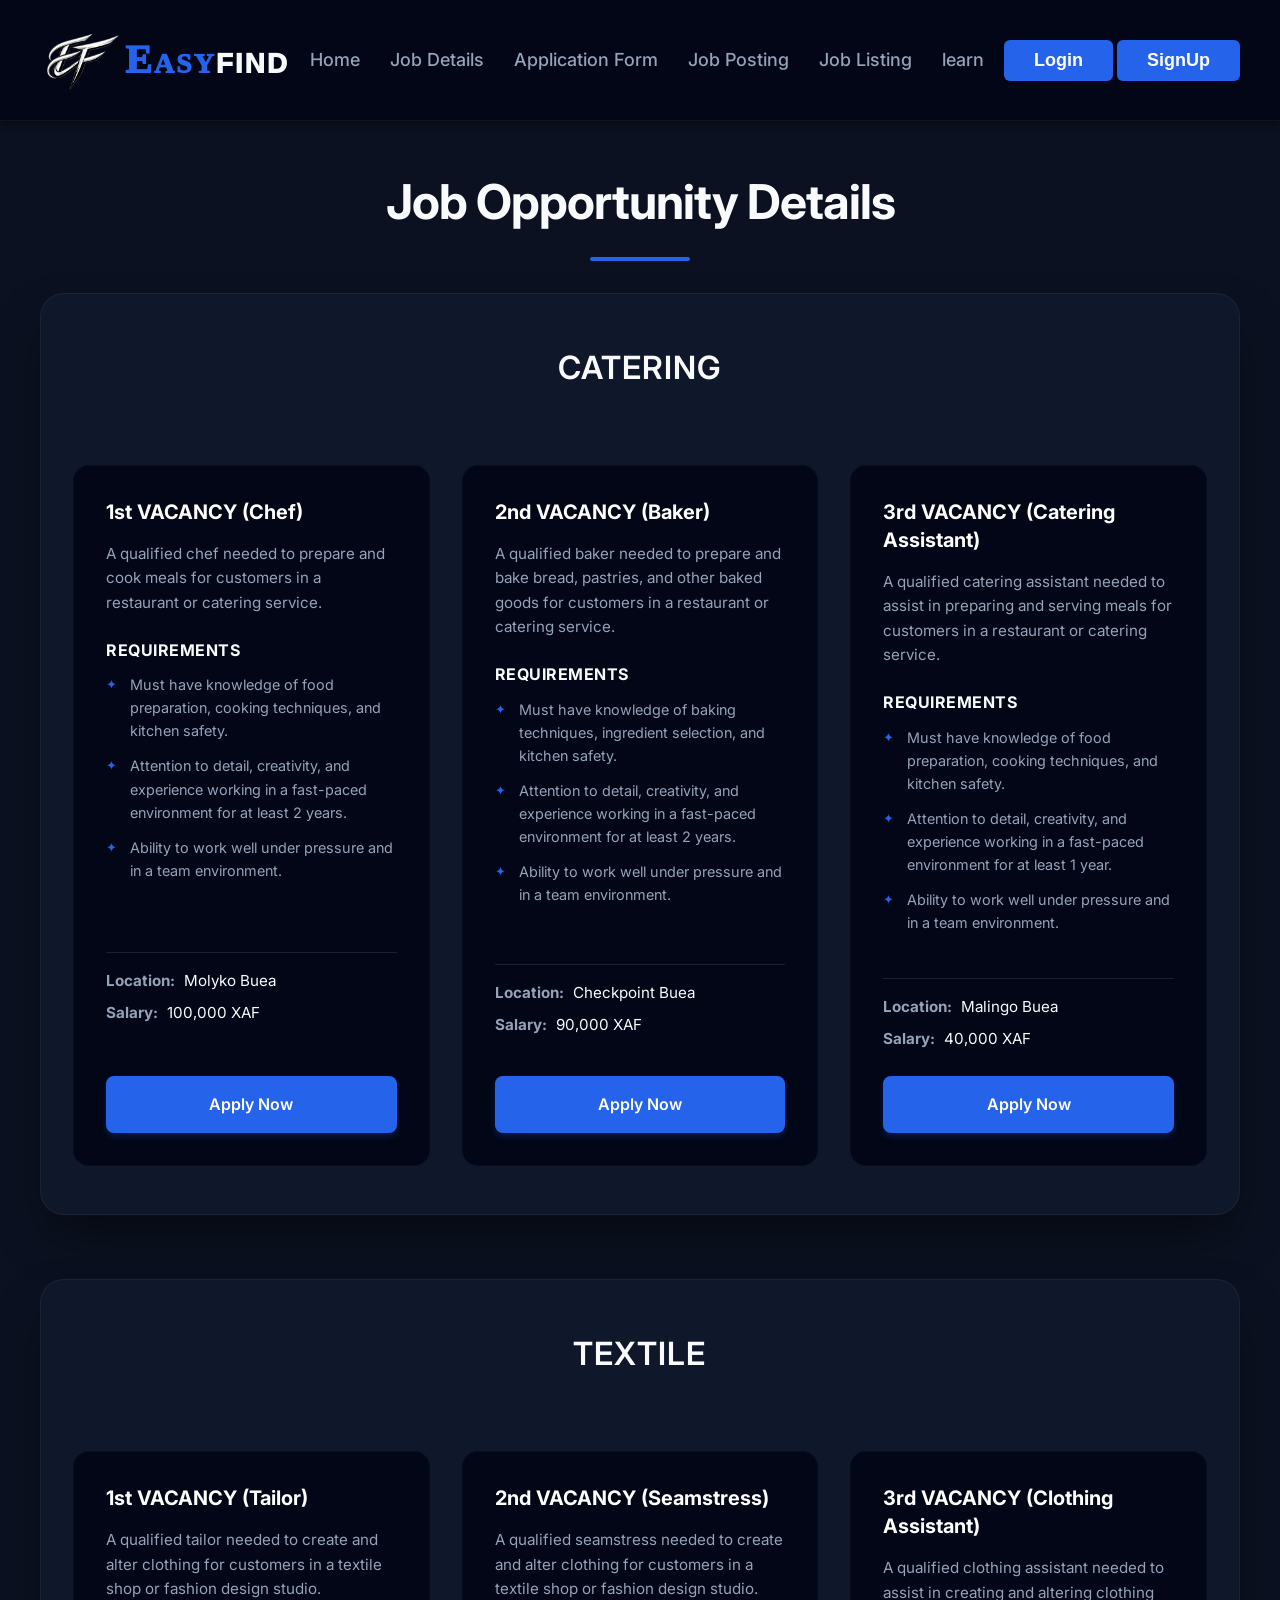
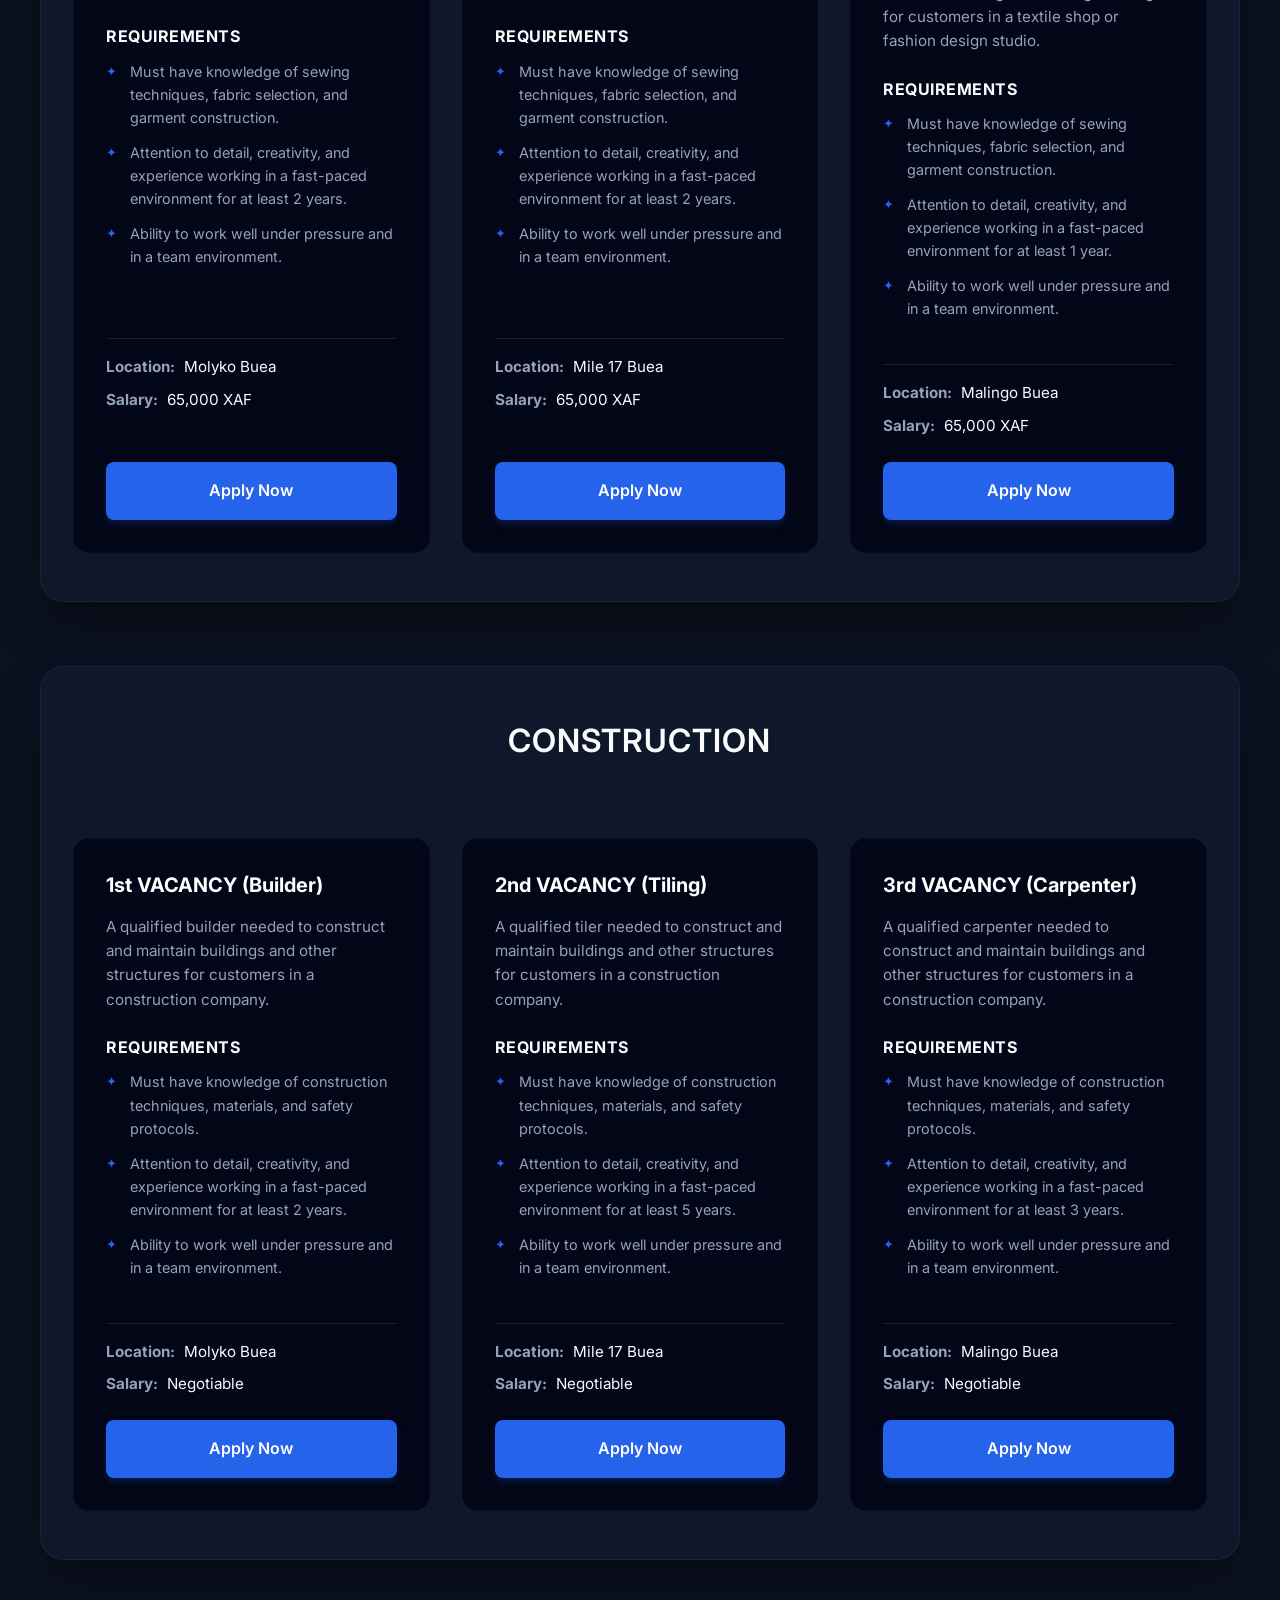
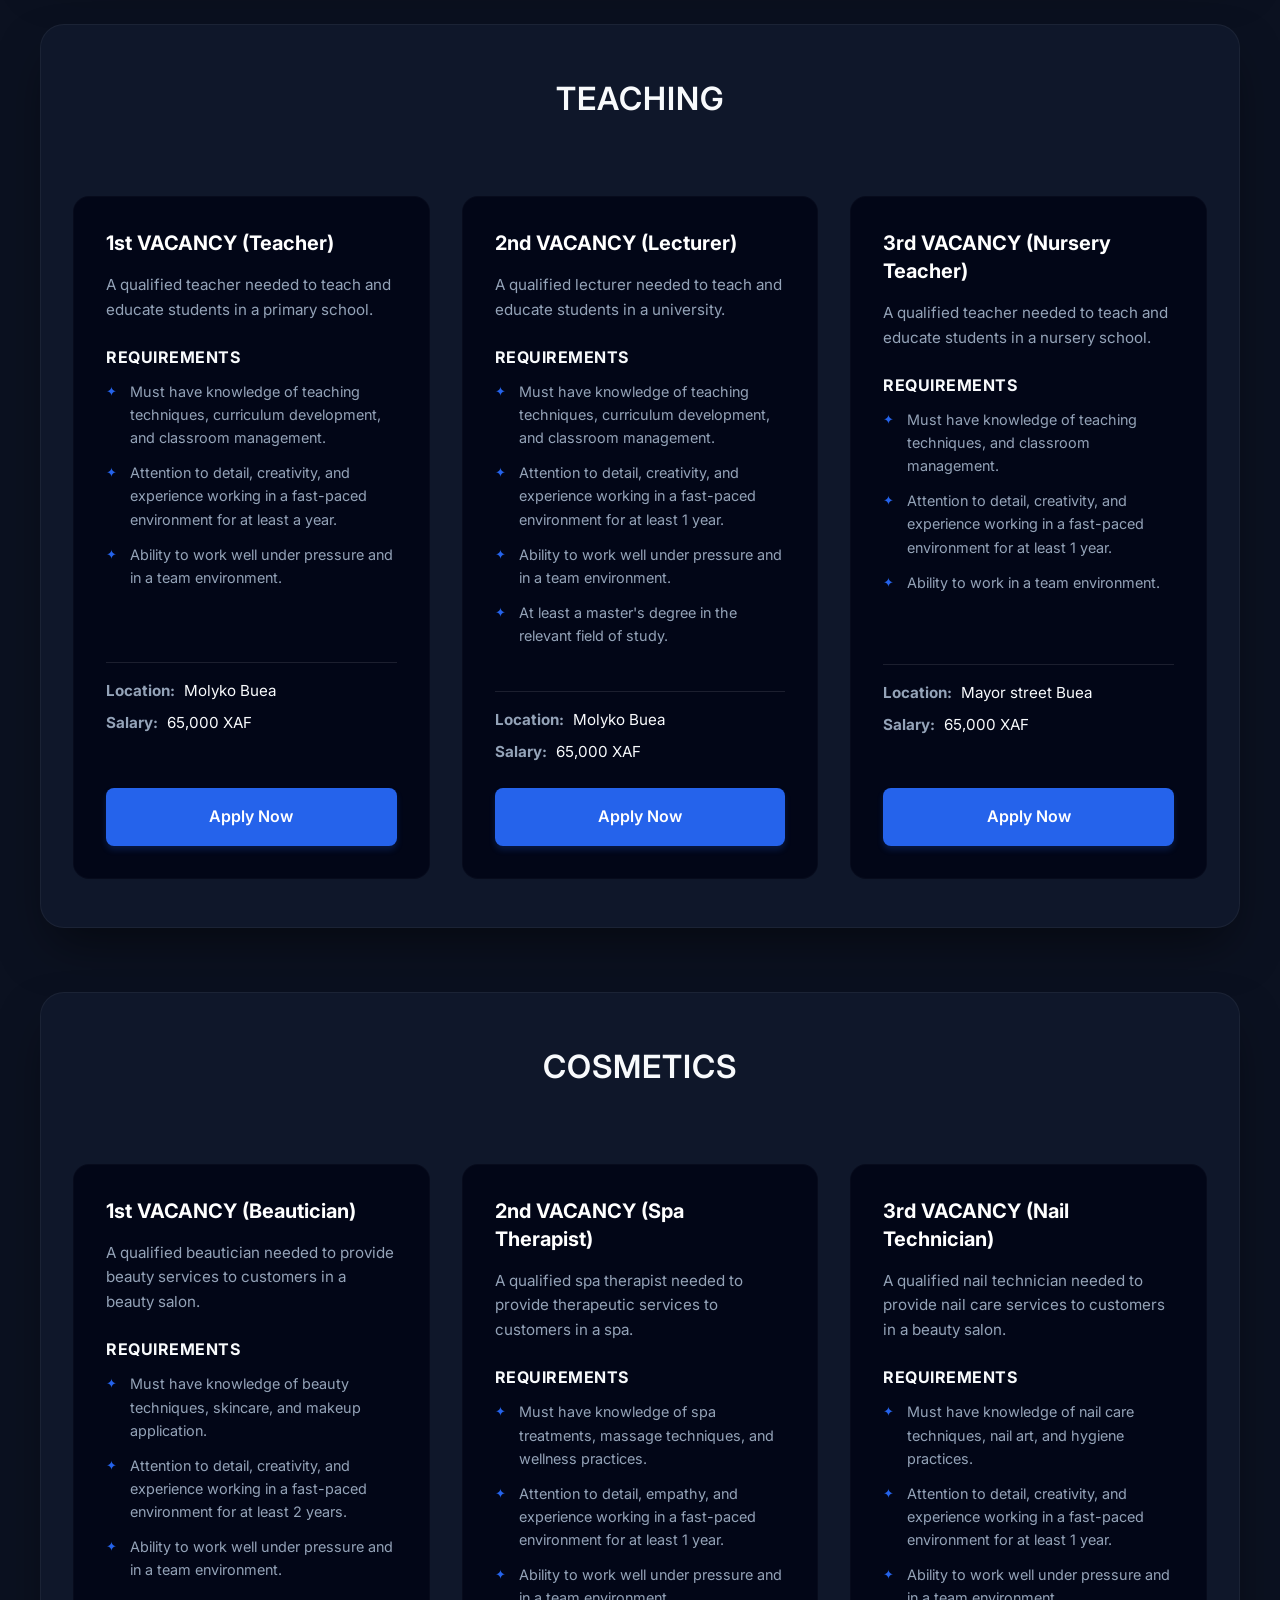
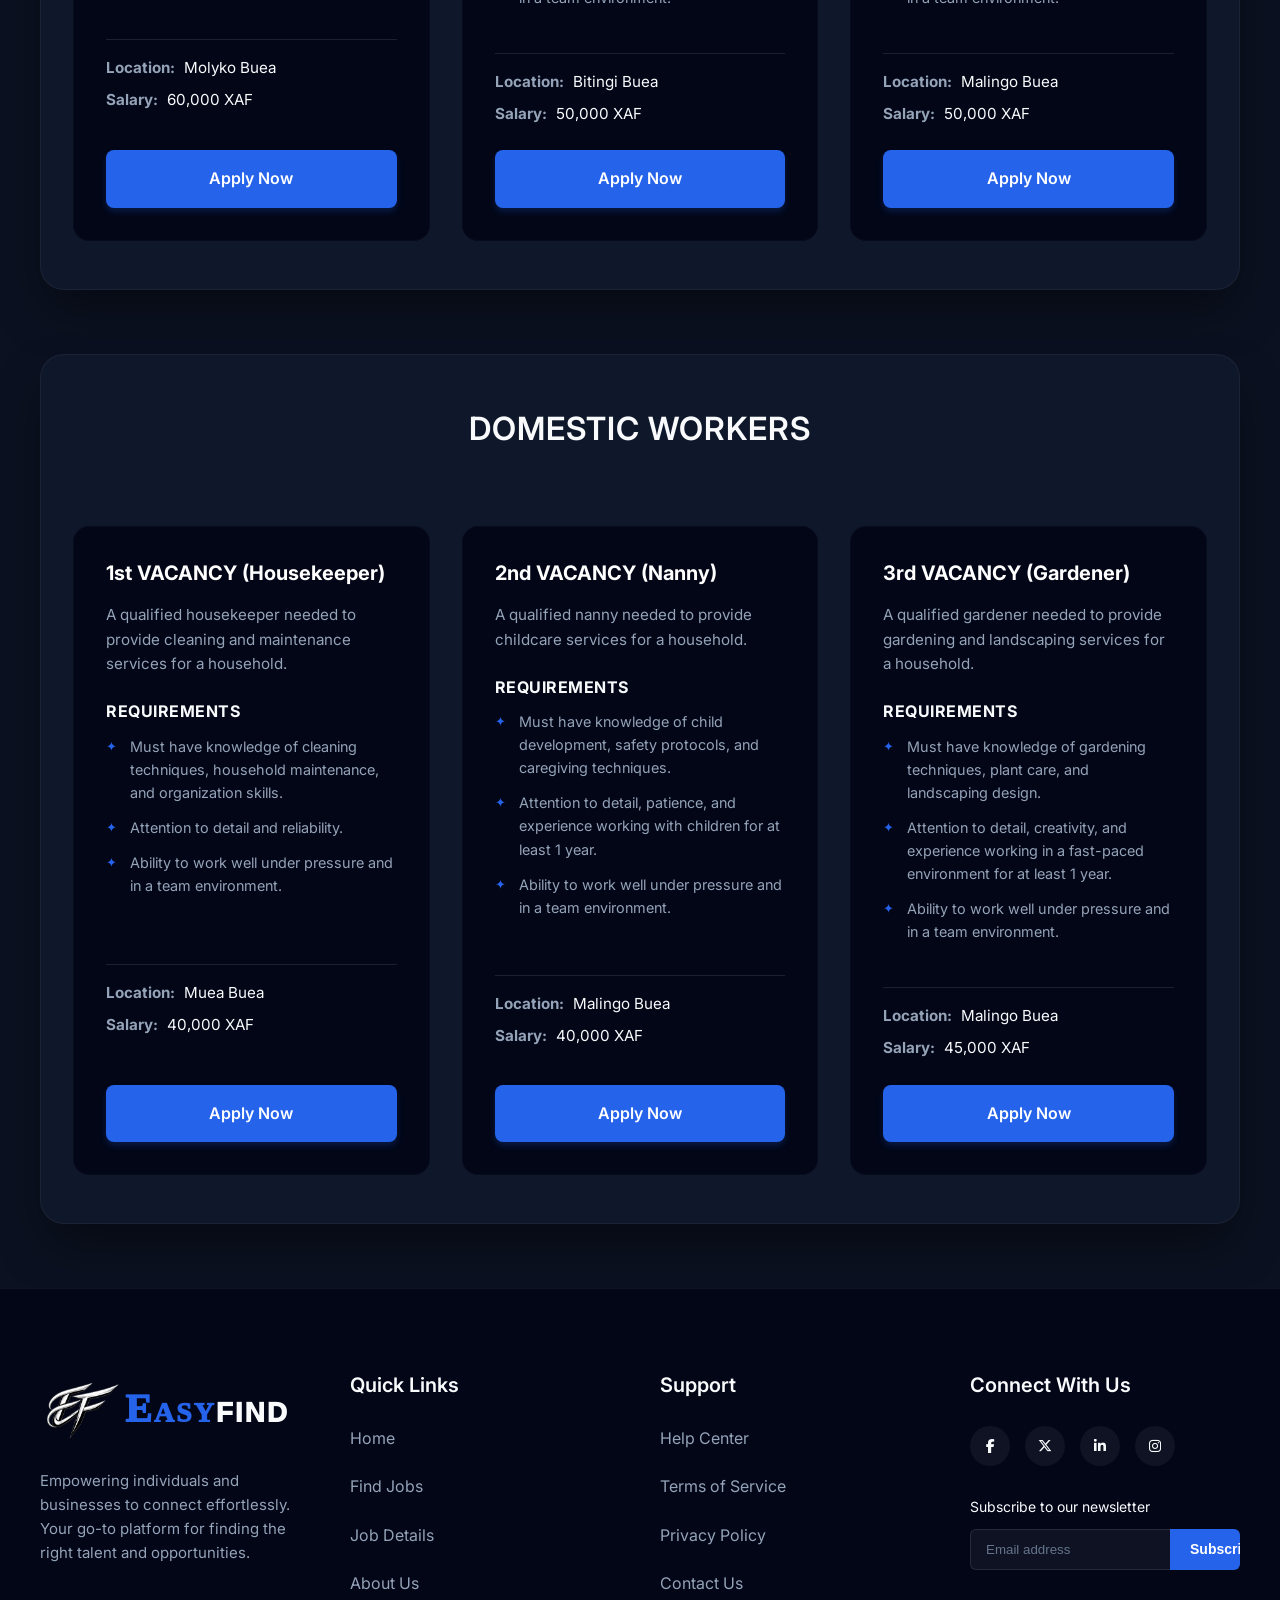
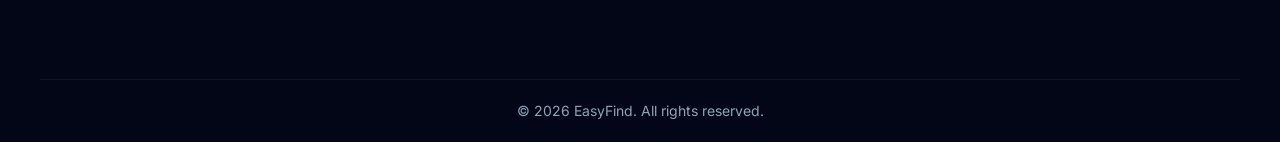
<file: job-deatails.html>
<!DOCTYPE html>
<html lang="en">
<head>
    <meta charset="UTF-8">
    <meta name="viewport" content="width=device-width, initial-scale=1.0">
    <title>Job Description | EASYFIND</title>
    <link rel="stylesheet" href="job-details.css">
    <link rel="stylesheet" href="https://cdnjs.cloudflare.com/ajax/libs/font-awesome/6.5.1/css/all.min.css">
</head>
<body>
    <header class="header">
        <div class="logo-container">
            <img src="images/logo.png" alt="Logo" class="logo-img">
            <h1 class="logo-text"><span class="slogan">EASY</span>FIND</h1>
        </div>
        
        <div class="hamburger-btn">
            <span class="bar"></span>
            <span class="bar"></span>
            <span class="bar"></span>
        </div>
        <nav class="main-nav">
            <ul>
                <li><a href="index.html">Home</a></li>
                <li><a href="job-deatails.html">Job Details</a></li>
                <li><a href="#">Application Form</a></li>
                <li><a href="jobposting.html">Job Posting</a></li>
                <li><a href="joblists.html">Job Listing</a></li>
                <li><a href="#">learn</a></li>
            </ul>
        </nav>
        <div class="header-actions">
            <button class="btn btn-signup">Login</button>
            <button class="btn btn-signup">SignUp</button>
        </div> 
    </header>

    <h1 class="main-head">Job Opportunity Details</h1>

    <!--------------- This is the section for the first job (Catering) -------------->
    <section class="job1">
        <h2>CATERING</h2>
        <div class="vacancy">
            <h3>1st VACANCY (Chef)</h3>
            <p>A qualified chef needed to prepare and cook meals for customers in a restaurant or catering service.</p>
            <h3>Requirements</h3>
            <ul>
                <li>Must have knowledge of food preparation, cooking techniques, and kitchen safety.</li>
                <li>Attention to detail, creativity, and experience working in a fast-paced environment for at least 2 years.</li>
                <li>Ability to work well under pressure and in a team environment.</li>
            </ul>
            <div class="job-meta">
                <h4><strong>Location:</strong> Molyko Buea</h4>
                <h4><strong>Salary:</strong> 100,000 XAF</h4>
            </div>
            <a href="apply.html" class="btn-apply-now">Apply Now</a>
        </div>
        <div class="vacancy">
            <h3>2nd VACANCY (Baker)</h3>
            <p>A qualified baker needed to prepare and bake bread, pastries, and other baked goods for customers in a restaurant or catering service.</p>
            <h3>Requirements</h3>
            <ul>
                <li>Must have knowledge of baking techniques, ingredient selection, and kitchen safety.</li>
                <li>Attention to detail, creativity, and experience working in a fast-paced environment for at least 2 years.</li>
                <li>Ability to work well under pressure and in a team environment.</li>
            </ul>
            <div class="job-meta">
                <h4><strong>Location:</strong> Checkpoint Buea</h4>
                <h4><strong>Salary:</strong> 90,000 XAF</h4>
            </div>
            <a href="apply.html" class="btn-apply-now">Apply Now</a>
        </div>
        <div class="vacancy">
            <h3>3rd VACANCY (Catering Assistant)</h3>
            <p>A qualified catering assistant needed to assist in preparing and serving meals for customers in a restaurant or catering service.</p>
            <h3>Requirements</h3>
            <ul>
                <li>Must have knowledge of food preparation, cooking techniques, and kitchen safety.</li>
                <li>Attention to detail, creativity, and experience working in a fast-paced environment for at least 1 year.</li>
                <li>Ability to work well under pressure and in a team environment.</li>
            </ul>
            <div class="job-meta">
                <h4><strong>Location:</strong> Malingo Buea</h4>
                <h4><strong>Salary:</strong> 40,000 XAF</h4>
            </div>
            <a href="apply.html" class="btn-apply-now">Apply Now</a>
        </div>
    </section>

    <!--------------- This is the section for the second job (Textile) ---------->
    <section class="job2">
        <h2>TEXTILE</h2>
        <div class="vacancy">
            <h3>1st VACANCY (Tailor)</h3>
            <p>A qualified tailor needed to create and alter clothing for customers in a textile shop or fashion design studio.</p>
            <h3>Requirements</h3>
            <ul>
                <li>Must have knowledge of sewing techniques, fabric selection, and garment construction.</li>
                <li>Attention to detail, creativity, and experience working in a fast-paced environment for at least 2 years.</li>
                <li>Ability to work well under pressure and in a team environment.</li>
            </ul>
            <div class="job-meta">
                <h4><strong>Location:</strong> Molyko Buea</h4>
                <h4><strong>Salary:</strong> 65,000 XAF</h4>
            </div>
            <a href="apply.html" class="btn-apply-now">Apply Now</a>
        </div>
        <div class="vacancy">
            <h3>2nd VACANCY (Seamstress)</h3>
            <p>A qualified seamstress needed to create and alter clothing for customers in a textile shop or fashion design studio.</p>
            <h3>Requirements</h3>
            <ul>
                <li>Must have knowledge of sewing techniques, fabric selection, and garment construction.</li>
                <li>Attention to detail, creativity, and experience working in a fast-paced environment for at least 2 years.</li>
                <li>Ability to work well under pressure and in a team environment.</li>
            </ul>
            <div class="job-meta">
                <h4><strong>Location:</strong> Mile 17 Buea</h4>
                <h4><strong>Salary:</strong> 65,000 XAF</h4>
            </div>
            <a href="apply.html" class="btn-apply-now">Apply Now</a>
        </div>
        <div class="vacancy">
            <h3>3rd VACANCY (Clothing Assistant)</h3>
            <p>A qualified clothing assistant needed to assist in creating and altering clothing for customers in a textile shop or fashion design studio.</p>
            <h3>Requirements</h3>
            <ul>
                <li>Must have knowledge of sewing techniques, fabric selection, and garment construction.</li>
                <li>Attention to detail, creativity, and experience working in a fast-paced environment for at least 1 year.</li>
                <li>Ability to work well under pressure and in a team environment.</li>
            </ul>
            <div class="job-meta">
                <h4><strong>Location:</strong> Malingo Buea</h4>
                <h4><strong>Salary:</strong> 65,000 XAF</h4>
            </div>
            <a href="apply.html" class="btn-apply-now">Apply Now</a>
        </div>
    </section>

    <!---------- This is the section for the third job (Construction) ----------->
    <section class="job3">
        <h2>CONSTRUCTION</h2>
        <div class="vacancy">
            <h3>1st VACANCY (Builder)</h3>
            <p>A qualified builder needed to construct and maintain buildings and other structures for customers in a construction company.</p>
            <h3>Requirements</h3>
            <ul>
                <li>Must have knowledge of construction techniques, materials, and safety protocols.</li>
                <li>Attention to detail, creativity, and experience working in a fast-paced environment for at least 2 years.</li>
                <li>Ability to work well under pressure and in a team environment.</li>
            </ul>
            <div class="job-meta">
                <h4><strong>Location:</strong> Molyko Buea</h4>
                <h4><strong>Salary:</strong> Negotiable</h4>
            </div>
            <a href="apply.html" class="btn-apply-now">Apply Now</a>
        </div>
        <div class="vacancy">
            <h3>2nd VACANCY (Tiling)</h3>
            <p>A qualified tiler needed to construct and maintain buildings and other structures for customers in a construction company.</p>
            <h3>Requirements</h3>
            <ul>
                <li>Must have knowledge of construction techniques, materials, and safety protocols.</li>
                <li>Attention to detail, creativity, and experience working in a fast-paced environment for at least 5 years.</li>
                <li>Ability to work well under pressure and in a team environment.</li>
            </ul>
            <div class="job-meta">
                <h4><strong>Location:</strong> Mile 17 Buea</h4>
                <h4><strong>Salary:</strong> Negotiable</h4>
            </div>
            <a href="apply.html" class="btn-apply-now">Apply Now</a>
        </div>
        <div class="vacancy">
            <h3>3rd VACANCY (Carpenter)</h3>
            <p>A qualified carpenter needed to construct and maintain buildings and other structures for customers in a construction company.</p>
            <h3>Requirements</h3>
            <ul>
                <li>Must have knowledge of construction techniques, materials, and safety protocols.</li>
                <li>Attention to detail, creativity, and experience working in a fast-paced environment for at least 3 years.</li>
                <li>Ability to work well under pressure and in a team environment.</li>
            </ul>
            <div class="job-meta">
                <h4><strong>Location:</strong> Malingo Buea</h4>
                <h4><strong>Salary:</strong> Negotiable</h4>
            </div>
            <a href="apply.html" class="btn-apply-now">Apply Now</a>
        </div>
    </section>

    <!--------- This is the section for the fourth job (Teaching) ----------->
    <section class="job4">
        <h2>TEACHING</h2>
        <div class="vacancy">
            <h3>1st VACANCY (Teacher)</h3>
            <p>A qualified teacher needed to teach and educate students in a primary school.</p>
            <h3>Requirements</h3>
            <ul>
                <li>Must have knowledge of teaching techniques, curriculum development, and classroom management.</li>
                <li>Attention to detail, creativity, and experience working in a fast-paced environment for at least a year.</li>
                <li>Ability to work well under pressure and in a team environment.</li>
            </ul>
            <div class="job-meta">
                <h4><strong>Location:</strong> Molyko Buea</h4>
                <h4><strong>Salary:</strong> 65,000 XAF</h4>
            </div>
            <a href="apply.html" class="btn-apply-now">Apply Now</a>
        </div>
        <div class="vacancy">
            <h3>2nd VACANCY (Lecturer)</h3>
            <p>A qualified lecturer needed to teach and educate students in a university.</p>
            <h3>Requirements</h3>
            <ul>
                <li>Must have knowledge of teaching techniques, curriculum development, and classroom management.</li>
                <li>Attention to detail, creativity, and experience working in a fast-paced environment for at least 1 year.</li>
                <li>Ability to work well under pressure and in a team environment.</li>
                <li>At least a master's degree in the relevant field of study.</li>
            </ul>
            <div class="job-meta">
                <h4><strong>Location:</strong> Molyko Buea</h4>
                <h4><strong>Salary:</strong> 65,000 XAF</h4>
            </div>
            <a href="apply.html" class="btn-apply-now">Apply Now</a>
        </div>
        <div class="vacancy">
            <h3>3rd VACANCY (Nursery Teacher)</h3>
            <p>A qualified teacher needed to teach and educate students in a nursery school.</p>
            <h3>Requirements</h3>
            <ul>
                <li>Must have knowledge of teaching techniques, and classroom management.</li>
                <li>Attention to detail, creativity, and experience working in a fast-paced environment for at least 1 year.</li>
                <li>Ability to work in a team environment.</li>
            </ul>
            <div class="job-meta">
                <h4><strong>Location:</strong> Mayor street Buea</h4>
                <h4><strong>Salary:</strong> 65,000 XAF</h4>
            </div>
            <a href="apply.html" class="btn-apply-now">Apply Now</a>
        </div>
    </section>

    <!------------ This is the section for the fifth job (Cosmetics) --------->
    <section class="job5">
        <h2>COSMETICS</h2>
        <div class="vacancy">
            <h3>1st VACANCY (Beautician)</h3>
            <p>A qualified beautician needed to provide beauty services to customers in a beauty salon.</p>
            <h3>Requirements</h3>
            <ul>
                <li>Must have knowledge of beauty techniques, skincare, and makeup application.</li>
                <li>Attention to detail, creativity, and experience working in a fast-paced environment for at least 2 years.</li>
                <li>Ability to work well under pressure and in a team environment.</li>
            </ul>
            <div class="job-meta">
                <h4><strong>Location:</strong> Molyko Buea</h4>
                <h4><strong>Salary:</strong> 60,000 XAF</h4>
            </div>
            <a href="apply.html" class="btn-apply-now">Apply Now</a>
        </div>
        <div class="vacancy">
            <h3>2nd VACANCY (Spa Therapist)</h3>
            <p>A qualified spa therapist needed to provide therapeutic services to customers in a spa.</p>
            <h3>Requirements</h3>
            <ul>
                <li>Must have knowledge of spa treatments, massage techniques, and wellness practices.</li>
                <li>Attention to detail, empathy, and experience working in a fast-paced environment for at least 1 year.</li>
                <li>Ability to work well under pressure and in a team environment.</li>
            </ul>
            <div class="job-meta">
                <h4><strong>Location:</strong> Bitingi Buea</h4>
                <h4><strong>Salary:</strong> 50,000 XAF</h4>
            </div>
            <a href="apply.html" class="btn-apply-now">Apply Now</a>
        </div>
        <div class="vacancy">
            <h3>3rd VACANCY (Nail Technician)</h3>
            <p>A qualified nail technician needed to provide nail care services to customers in a beauty salon.</p>
            <h3>Requirements</h3>
            <ul>
                <li>Must have knowledge of nail care techniques, nail art, and hygiene practices.</li>
                <li>Attention to detail, creativity, and experience working in a fast-paced environment for at least 1 year.</li>
                <li>Ability to work well under pressure and in a team environment.</li>
            </ul>
            <div class="job-meta">
                <h4><strong>Location:</strong> Malingo Buea</h4>
                <h4><strong>Salary:</strong> 50,000 XAF</h4>
            </div>
            <a href="apply.html" class="btn-apply-now">Apply Now</a>
        </div>
    </section>

    <!------------ This is the section for the sixth job (Domestic Workers) ------------->
    <section class="job6">
        <h2>DOMESTIC WORKERS</h2>
        <div class="vacancy">
            <h3>1st VACANCY (Housekeeper)</h3>
            <p>A qualified housekeeper needed to provide cleaning and maintenance services for a household.</p>
            <h3>Requirements</h3>
            <ul>
                <li>Must have knowledge of cleaning techniques, household maintenance, and organization skills.</li>
                <li>Attention to detail and reliability.</li>
                <li>Ability to work well under pressure and in a team environment.</li>
            </ul>
            <div class="job-meta">
                <h4><strong>Location:</strong> Muea Buea</h4>
                <h4><strong>Salary:</strong> 40,000 XAF</h4>
            </div>
            <a href="apply.html" class="btn-apply-now">Apply Now</a>
        </div>
        <div class="vacancy">
            <h3>2nd VACANCY (Nanny)</h3>
            <p>A qualified nanny needed to provide childcare services for a household.</p>
            <h3>Requirements</h3>
            <ul>
                <li>Must have knowledge of child development, safety protocols, and caregiving techniques.</li>
                <li>Attention to detail, patience, and experience working with children for at least 1 year.</li>
                <li>Ability to work well under pressure and in a team environment.</li>
            </ul>
            <div class="job-meta">
                <h4><strong>Location:</strong> Malingo Buea</h4>
                <h4><strong>Salary:</strong> 40,000 XAF</h4>
            </div>
            <a href="apply.html" class="btn-apply-now">Apply Now</a>
        </div>
        <div class="vacancy">
            <h3>3rd VACANCY (Gardener)</h3>
            <p>A qualified gardener needed to provide gardening and landscaping services for a household.</p>
            <h3>Requirements</h3>
            <ul>
                <li>Must have knowledge of gardening techniques, plant care, and landscaping design.</li>
                <li>Attention to detail, creativity, and experience working in a fast-paced environment for at least 1 year.</li>
                <li>Ability to work well under pressure and in a team environment.</li>
            </ul>
            <div class="job-meta">
                <h4><strong>Location:</strong> Malingo Buea</h4>
                <h4><strong>Salary:</strong> 45,000 XAF</h4>
            </div>
            <a href="apply.html" class="btn-apply-now">Apply Now</a>
        </div>
    </section>

    <!-- Professional Footer -->
    <footer class="footer">
        <div class="footer-container">
            <!-- Column 1: Company Branding and Description -->
            <div class="footer-col">
                <div class="logo-container">
                    <img src="images/logo.png" alt="Logo" class="logo-img">
                    <h2 class="logo-text"><span class="slogan">EASY</span>FIND</h2>
                </div>
                <p class="footer-desc">Empowering individuals and businesses to connect effortlessly. Your go-to platform for finding the right talent and opportunities.</p>
            </div>
            
            <!-- Column 2: Quick Navigation Links -->
            <div class="footer-col">
                <h3 class="footer-heading">Quick Links</h3>
                <ul class="footer-links">
                    <li><a href="index.html">Home</a></li>
                    <li><a href="joblists.html">Find Jobs</a></li>
                    <li><a href="job-deatails.html">Job Details</a></li>
                    <li><a href="#">About Us</a></li>
                </ul>
            </div>
            
            <!-- Column 3: Support & Policies -->
            <div class="footer-col">
                <h3 class="footer-heading">Support</h3>
                <ul class="footer-links">
                    <li><a href="#">Help Center</a></li>
                    <li><a href="#">Terms of Service</a></li>
                    <li><a href="#">Privacy Policy</a></li>
                    <li><a href="#">Contact Us</a></li>
                </ul>
            </div>
            
            <!-- Column 4: Social Media & Newsletter Subscription -->
            <div class="footer-col">
                <h3 class="footer-heading">Connect With Us</h3>
                <!-- Social Media Icons -->
                <div class="social-links">
                    <a href="#" class="social-icon"><i class="fa-brands fa-facebook-f"></i></a>
                    <a href="#" class="social-icon"><i class="fa-brands fa-x-twitter"></i></a>
                    <a href="#" class="social-icon"><i class="fa-brands fa-linkedin-in"></i></a>
                    <a href="#" class="social-icon"><i class="fa-brands fa-instagram"></i></a>
                </div>
                
                <!-- Newsletter Form -->
                <p class="newsletter-text">Subscribe to our newsletter</p>
                <div class="newsletter-form">
                    <input type="email" placeholder="Email address" class="newsletter-input">
                    <button class="btn btn-newsletter">Subscribe</button>
                </div>
            </div>
        </div>
        
        <!-- Bottom Section: Copyright Notice -->
        <div class="footer-bottom">
            <p>&copy; 2026 EasyFind. All rights reserved.</p>
        </div>
    </footer>
    
    <script src="script.js"></script>
</body>
</html>
</file>
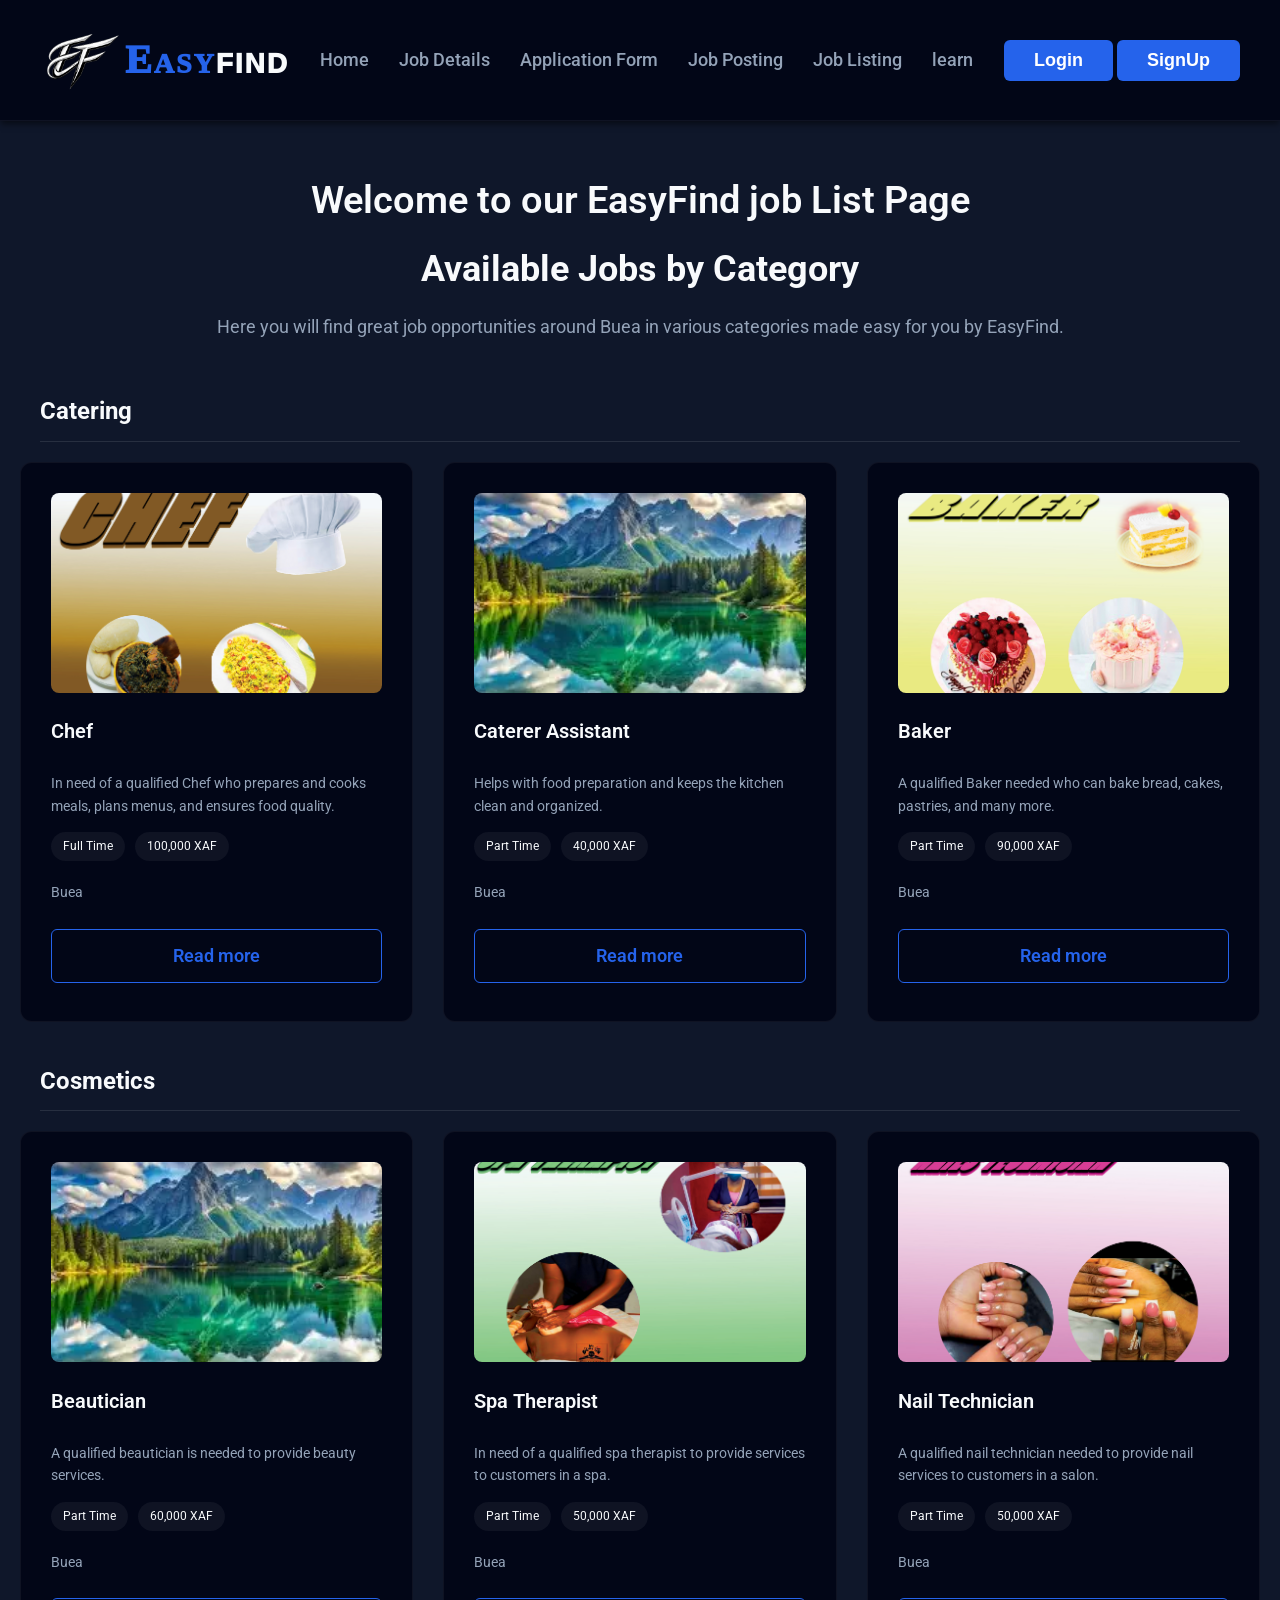
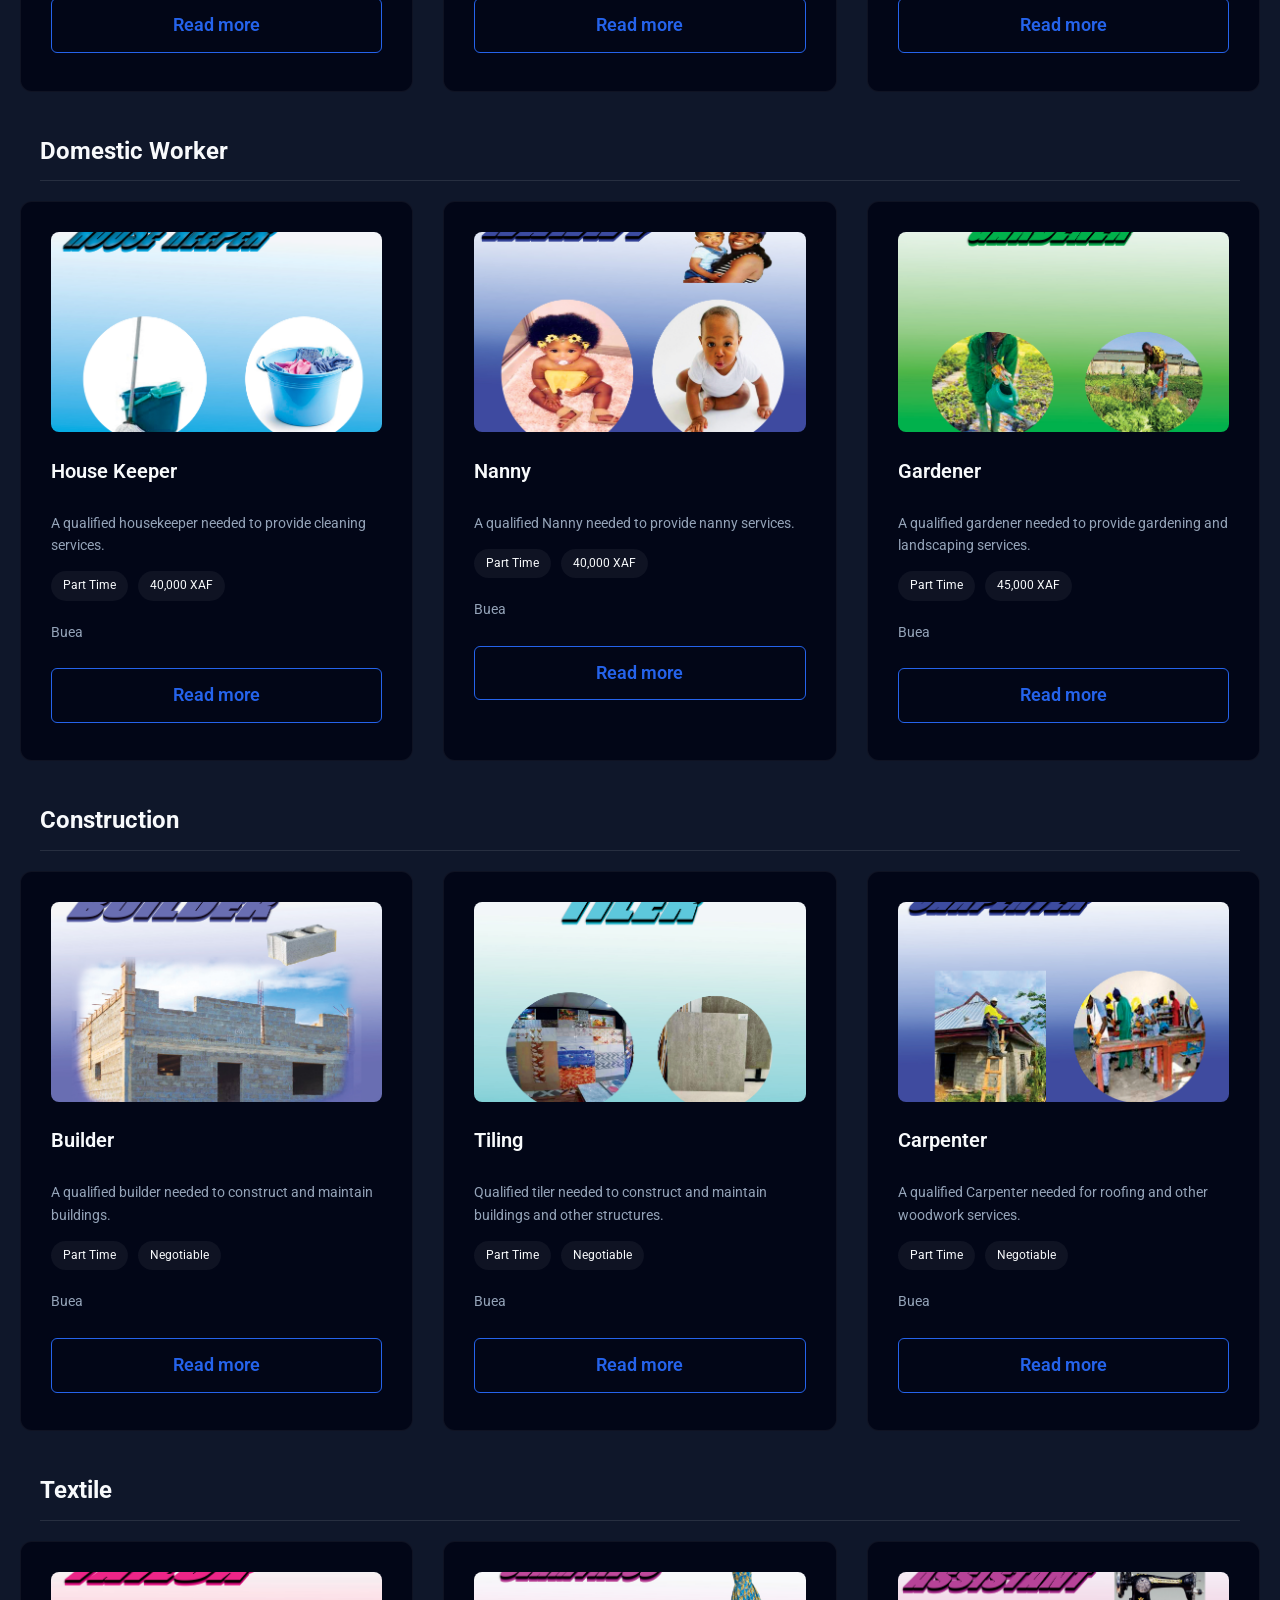
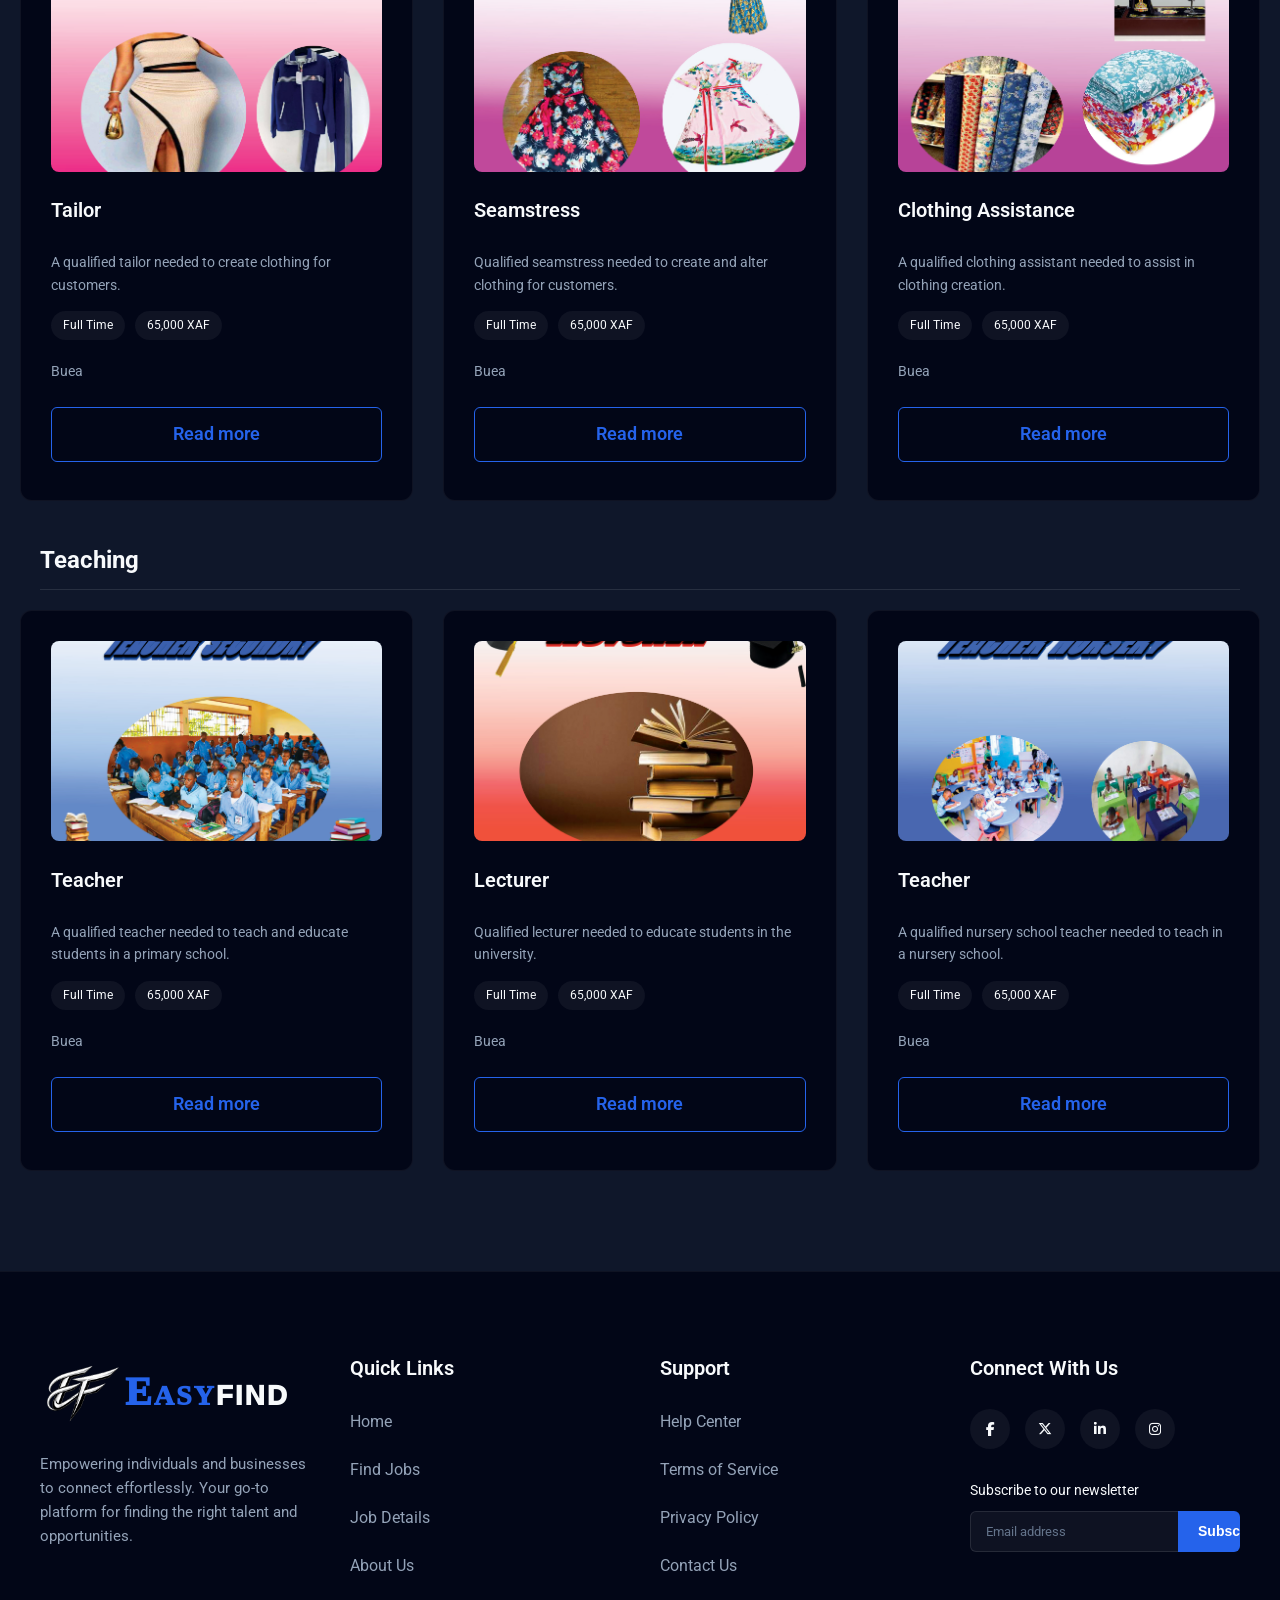
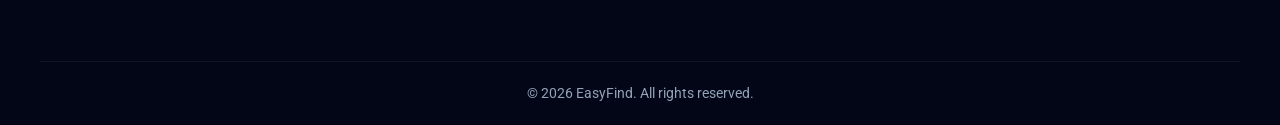
<file: joblists.html>
<!DOCTYPE html>
<html lang="en">
<head>
    <meta charset="UTF-8">
    <meta name="viewport" content="width=device-width, initial-scale=1.0">
    <title>Job Listings | EASYFIND</title>
    <!-- Re-added joblists.css to utilize native color palette variables for specific elements -->
    <link rel="stylesheet" href="style.css">
    <link rel="stylesheet" href="joblists.css">
    <link href="https://fonts.googleapis.com/css2?family=Playfair+Display:wght@400;600&family=Roboto:wght@400;500;700;900&display=swap" rel="stylesheet">
    <link rel="stylesheet" href="https://cdnjs.cloudflare.com/ajax/libs/font-awesome/6.5.1/css/all.min.css">
</head>
<body>
    <!-- Header navigation containing logo, links, and signup/login buttons -->
    <header class="header">
        <div class="logo-container">
            <!-- Updated the logo image path to match index.html for consistency -->
            <img src="images/logo.png" alt="Logo" class="logo-img">
            <h1 class="logo-text"><span class="slogan">EASY</span>FIND</h1>
        </div>
        
        <!-- Hamburger Menu Button -->
        <div class="hamburger-btn">
            <span class="bar"></span>
            <span class="bar"></span>
            <span class="bar"></span>
        </div>
        
        <nav class="main-nav">
            <ul>
                <li><a href="index.html">Home</a></li>
                <li><a href="job-deatails.html">Job Details</a></li>
                <li><a href="#">Application Form</a></li>
                <li><a href="jobposting.html">Job Posting</a></li>
                <li><a href="joblists.html">Job Listing</a></li>
                <li><a href="#">learn</a></li>
            </ul>
        </nav>
        <div class="header-actions">
            <button class="btn btn-signup">Login</button>
            <button class="btn btn-signup">SignUp</button>
        </div>
    </header>

    <!-- Switched from a custom business-section block to the standardized featured-jobs-section layout from style.css -->
    <!-- Applied joblists-page-bg class to differ body color from the navbar -->
    <section class="featured-jobs-section joblists-page-bg">
        
        <!-- Standardized Section Header -->
        <div class="section-header">
            <h2 class="business-title">Welcome to our EasyFind job List Page</h2>
            <h2 class="section-title">Available Jobs by Category</h2>
            <p class="section-subtitle">Here you will find great job opportunities around Buea in various categories made easy for you by EasyFind.</p>
        </div>

        <!-- CATEGORY: CATERING -->
        <div class="category-container">
            <!-- Added category headings to neatly separate job grids -->
            <h3 class="category-heading">Catering</h3>
        </div>
        
        <!-- Utilizing the uniform jobs-grid and job-card classes -->
        <div class="jobs-grid">
            <div class="job-card">
                <img src="./images/chef.jpg" alt="Chef Image" class="job-img">
                <div class="job-card-header">
                    <div>
                        <h3 class="job-title">Chef</h3>
                    </div>
                </div>
                <p class="job-desc">In need of a qualified Chef who prepares and cooks meals, plans menus, and ensures food quality.</p>
                <div class="job-tags">
                    <span class="job-tag">Full Time</span>
                    <span class="job-tag">100,000 XAF</span>
                </div>
                <p class="job-location">Buea</p>
                <a href="job-deatails.html" class="btn btn-apply">Read more</a>
            </div>

            <div class="job-card">
                <img src="./images/OIP (12).webp" alt="Caterer Assistant Image" class="job-img">
                <div class="job-card-header">
                    <div>
                        <h3 class="job-title">Caterer Assistant</h3>
                    </div>
                </div>
                <p class="job-desc">Helps with food preparation and keeps the kitchen clean and organized.</p>
                <div class="job-tags">
                    <span class="job-tag">Part Time</span>
                    <span class="job-tag">40,000 XAF</span>
                </div>
                <p class="job-location">Buea</p>
                <a href="job-deatails.html" class="btn btn-apply">Read more</a>
            </div>

            <div class="job-card">
                <img src="./images/Baker.jpg" alt="Baker Image" class="job-img">
                <div class="job-card-header">
                    <div>
                        <h3 class="job-title">Baker</h3>
                    </div>
                </div>
                <p class="job-desc">A qualified Baker needed who can bake bread, cakes, pastries, and many more.</p>
                <div class="job-tags">
                    <span class="job-tag">Part Time</span>
                    <span class="job-tag">90,000 XAF</span>
                </div>
                <p class="job-location">Buea</p>
                <a href="job-deatails.html" class="btn btn-apply">Read more</a>
            </div>
        </div>

        <!-- CATEGORY: COSMETICS -->
        <div class="category-container">
            <h3 class="category-heading">Cosmetics</h3>
        </div>
        
        <div class="jobs-grid">
            <div class="job-card">
                <img src="./images/OIP (12).webp" alt="Beautician Image" class="job-img">
                <div class="job-card-header">
                    <div>
                        <h3 class="job-title">Beautician</h3>
                    </div>
                </div>
                <p class="job-desc">A qualified beautician is needed to provide beauty services.</p>
                <div class="job-tags">
                    <span class="job-tag">Part Time</span>
                    <span class="job-tag">60,000 XAF</span>
                </div>
                <p class="job-location">Buea</p>
                <a href="job-deatails.html" class="btn btn-apply">Read more</a>
            </div>

            <div class="job-card">
                <img src="./images/spa thera.jpg" alt="Spa Therapist Image" class="job-img">
                <div class="job-card-header">
                    <div>
                        <h3 class="job-title">Spa Therapist</h3>
                    </div>
                </div>
                <p class="job-desc">In need of a qualified spa therapist to provide services to customers in a spa.</p>
                <div class="job-tags">
                    <span class="job-tag">Part Time</span>
                    <span class="job-tag">50,000 XAF</span>
                </div>
                <p class="job-location">Buea</p>
                <a href="job-deatails.html" class="btn btn-apply">Read more</a>
            </div>

            <div class="job-card">
                <img src="./images/Nail tech.jpg" alt="Nail Technician Image" class="job-img">
                <div class="job-card-header">
                    <div>
                        <h3 class="job-title">Nail Technician</h3>
                    </div>
                </div>
                <p class="job-desc">A qualified nail technician needed to provide nail services to customers in a salon.</p>
                <div class="job-tags">
                    <span class="job-tag">Part Time</span>
                    <span class="job-tag">50,000 XAF</span>
                </div>
                <p class="job-location">Buea</p>
                <a href="job-deatails.html" class="btn btn-apply">Read more</a>
            </div>
        </div>

        <!-- CATEGORY: DOMESTIC WORKER -->
        <div class="category-container">
            <h3 class="category-heading">Domestic Worker</h3>
        </div>
        
        <div class="jobs-grid">
            <div class="job-card">
                <img src="./images/CLEANING.jpg" alt="House Keeper Image" class="job-img">
                <div class="job-card-header">
                    <div>
                        <h3 class="job-title">House Keeper</h3>
                    </div>
                </div>
                <p class="job-desc">A qualified housekeeper needed to provide cleaning services.</p>
                <div class="job-tags">
                    <span class="job-tag">Part Time</span>
                    <span class="job-tag">40,000 XAF</span>
                </div>
                <p class="job-location">Buea</p>
                <a href="job-deatails.html" class="btn btn-apply">Read more</a>
            </div>

            <div class="job-card">
                <img src="./images/nanny.jpg" alt="Nanny Image" class="job-img">
                <div class="job-card-header">
                    <div>
                        <h3 class="job-title">Nanny</h3>
                    </div>
                </div>
                <p class="job-desc">A qualified Nanny needed to provide nanny services.</p>
                <div class="job-tags">
                    <span class="job-tag">Part Time</span>
                    <span class="job-tag">40,000 XAF</span>
                </div>
                <p class="job-location">Buea</p>
                <a href="job-deatails.html" class="btn btn-apply">Read more</a>
            </div>

            <div class="job-card">
                <img src="./images/gardener.jpg" alt="Gardener Image" class="job-img">
                <div class="job-card-header">
                    <div>
                        <h3 class="job-title">Gardener</h3>
                    </div>
                </div>
                <p class="job-desc">A qualified gardener needed to provide gardening and landscaping services.</p>
                <div class="job-tags">
                    <span class="job-tag">Part Time</span>
                    <span class="job-tag">45,000 XAF</span>
                </div>
                <p class="job-location">Buea</p>
                <a href="job-deatails.html" class="btn btn-apply">Read more</a>
            </div>
        </div>

        <!-- CATEGORY: CONSTRUCTION -->
        <div class="category-container">
            <h3 class="category-heading">Construction</h3>
        </div>
        
        <div class="jobs-grid">
            <div class="job-card">
                <img src="./images/builder.jpg" alt="Builder Image" class="job-img">
                <div class="job-card-header">
                    <div>
                        <h3 class="job-title">Builder</h3>
                    </div>
                </div>
                <p class="job-desc">A qualified builder needed to construct and maintain buildings.</p>
                <div class="job-tags">
                    <span class="job-tag">Part Time</span>
                    <span class="job-tag">Negotiable</span>
                </div>
                <p class="job-location">Buea</p>
                <a href="job-deatails.html" class="btn btn-apply">Read more</a>
            </div>

            <div class="job-card">
                <img src="./images/Tiler.jpg" alt="Tiling Image" class="job-img">
                <div class="job-card-header">
                    <div>
                        <h3 class="job-title">Tiling</h3>
                    </div>
                </div>
                <p class="job-desc">Qualified tiler needed to construct and maintain buildings and other structures.</p>
                <div class="job-tags">
                    <span class="job-tag">Part Time</span>
                    <span class="job-tag">Negotiable</span>
                </div>
                <p class="job-location">Buea</p>
                <a href="job-deatails.html" class="btn btn-apply">Read more</a>
            </div>

            <div class="job-card">
                <img src="./images/carpenter.jpg" alt="Carpenter Image" class="job-img">
                <div class="job-card-header">
                    <div>
                        <h3 class="job-title">Carpenter</h3>
                    </div>
                </div>
                <p class="job-desc">A qualified Carpenter needed for roofing and other woodwork services.</p>
                <div class="job-tags">
                    <span class="job-tag">Part Time</span>
                    <span class="job-tag">Negotiable</span>
                </div>
                <p class="job-location">Buea</p>
                <a href="job-deatails.html" class="btn btn-apply">Read more</a>
            </div>
        </div>

        <!-- CATEGORY: TEXTILE -->
        <div class="category-container">
            <h3 class="category-heading">Textile</h3>
        </div>
        
        <div class="jobs-grid">
            <div class="job-card">
                <img src="./images/tailor.jpg" alt="Tailor Image" class="job-img">
                <div class="job-card-header">
                    <div>
                        <h3 class="job-title">Tailor</h3>
                    </div>
                </div>
                <p class="job-desc">A qualified tailor needed to create clothing for customers.</p>
                <div class="job-tags">
                    <span class="job-tag">Full Time</span>
                    <span class="job-tag">65,000 XAF</span>
                </div>
                <p class="job-location">Buea</p>
                <a href="job-deatails.html" class="btn btn-apply">Read more</a>
            </div>

            <div class="job-card">
                <img src="./images/seamtress.jpg" alt="Seamstress Image" class="job-img">
                <div class="job-card-header">
                    <div>
                        <h3 class="job-title">Seamstress</h3>
                    </div>
                </div>
                <p class="job-desc">Qualified seamstress needed to create and alter clothing for customers.</p>
                <div class="job-tags">
                    <span class="job-tag">Full Time</span>
                    <span class="job-tag">65,000 XAF</span>
                </div>
                <p class="job-location">Buea</p>
                <a href="job-deatails.html" class="btn btn-apply">Read more</a>
            </div>

            <div class="job-card">
                <img src="./images/Assistant.jpg" alt="Clothing Assistant Image" class="job-img">
                <div class="job-card-header">
                    <div>
                        <h3 class="job-title">Clothing Assistance</h3>
                    </div>
                </div>
                <p class="job-desc">A qualified clothing assistant needed to assist in clothing creation.</p>
                <div class="job-tags">
                    <span class="job-tag">Full Time</span>
                    <span class="job-tag">65,000 XAF</span>
                </div>
                <p class="job-location">Buea</p>
                <a href="job-deatails.html" class="btn btn-apply">Read more</a>
            </div>
        </div>

        <!-- CATEGORY: TEACHING -->
        <div class="category-container">
            <h3 class="category-heading">Teaching</h3>
        </div>
        
        <div class="jobs-grid">
            <div class="job-card">
                <img src="./images/teacher s.jpg" alt="Teacher Image" class="job-img">
                <div class="job-card-header">
                    <div>
                        <h3 class="job-title">Teacher</h3>
                    </div>
                </div>
                <p class="job-desc">A qualified teacher needed to teach and educate students in a primary school.</p>
                <div class="job-tags">
                    <span class="job-tag">Full Time</span>
                    <span class="job-tag">65,000 XAF</span>
                </div>
                <p class="job-location">Buea</p>
                <a href="job-deatails.html" class="btn btn-apply">Read more</a>
            </div>

            <div class="job-card">
                <img src="./images/lecture.jpg" alt="Lecturer Image" class="job-img">
                <div class="job-card-header">
                    <div>
                        <h3 class="job-title">Lecturer</h3>
                    </div>
                </div>
                <p class="job-desc">Qualified lecturer needed to educate students in the university.</p>
                <div class="job-tags">
                    <span class="job-tag">Full Time</span>
                    <span class="job-tag">65,000 XAF</span>
                </div>
                <p class="job-location">Buea</p>
                <a href="job-deatails.html" class="btn btn-apply">Read more</a>
            </div>

            <div class="job-card">
                <img src="./images/nusery.jpg" alt="Nursery Teacher Image" class="job-img">
                <div class="job-card-header">
                    <div>
                        <h3 class="job-title">Teacher</h3>
                    </div>
                </div>
                <p class="job-desc">A qualified nursery school teacher needed to teach in a nursery school.</p>
                <div class="job-tags">
                    <span class="job-tag">Full Time</span>
                    <span class="job-tag">65,000 XAF</span>
                </div>
                <p class="job-location">Buea</p>
                <a href="job-deatails.html" class="btn btn-apply">Read more</a>
            </div>
        </div>
    </section>

    <!-- Footer mirroring the professional footer from index.html -->
    <!-- Professional Footer -->
    <footer class="footer">
        <div class="footer-container">
            <!-- Column 1: Company Branding and Description -->
            <div class="footer-col">
                <div class="logo-container">
                    <img src="images/logo.png" alt="Logo" class="logo-img">
                    <h2 class="logo-text"><span class="slogan">EASY</span>FIND</h2>
                </div>
                <p class="footer-desc">Empowering individuals and businesses to connect effortlessly. Your go-to platform for finding the right talent and opportunities.</p>
            </div>
            
            <!-- Column 2: Quick Navigation Links -->
            <div class="footer-col">
                <h3 class="footer-heading">Quick Links</h3>
                <ul class="footer-links">
                    <li><a href="index.html">Home</a></li>
                    <li><a href="joblists.html">Find Jobs</a></li>
                    <li><a href="job-deatails.html">Job Details</a></li>
                    <li><a href="#">About Us</a></li>
                </ul>
            </div>
            
            <!-- Column 3: Support & Policies -->
            <div class="footer-col">
                <h3 class="footer-heading">Support</h3>
                <ul class="footer-links">
                    <li><a href="#">Help Center</a></li>
                    <li><a href="#">Terms of Service</a></li>
                    <li><a href="#">Privacy Policy</a></li>
                    <li><a href="#">Contact Us</a></li>
                </ul>
            </div>
            
            <!-- Column 4: Social Media & Newsletter Subscription -->
            <div class="footer-col">
                <h3 class="footer-heading">Connect With Us</h3>
                <!-- Social Media Icons -->
                <div class="social-links">
                    <a href="#" class="social-icon"><i class="fa-brands fa-facebook-f"></i></a>
                    <a href="#" class="social-icon"><i class="fa-brands fa-x-twitter"></i></a>
                    <a href="#" class="social-icon"><i class="fa-brands fa-linkedin-in"></i></a>
                    <a href="#" class="social-icon"><i class="fa-brands fa-instagram"></i></a>
                </div>
                
                <!-- Newsletter Form -->
                <p class="newsletter-text">Subscribe to our newsletter</p>
                <div class="newsletter-form">
                    <input type="email" placeholder="Email address" class="newsletter-input">
                    <button class="btn btn-newsletter">Subscribe</button>
                </div>
            </div>
        </div>
        
        <!-- Bottom Section: Copyright Notice -->
        <div class="footer-bottom">
            <p>&copy; 2026 EasyFind. All rights reserved.</p>
        </div>
    </footer>

    <!-- Link to JavaScript file for interactivity -->
    <script src="script.js"></script>
</body>
</html>
</file>
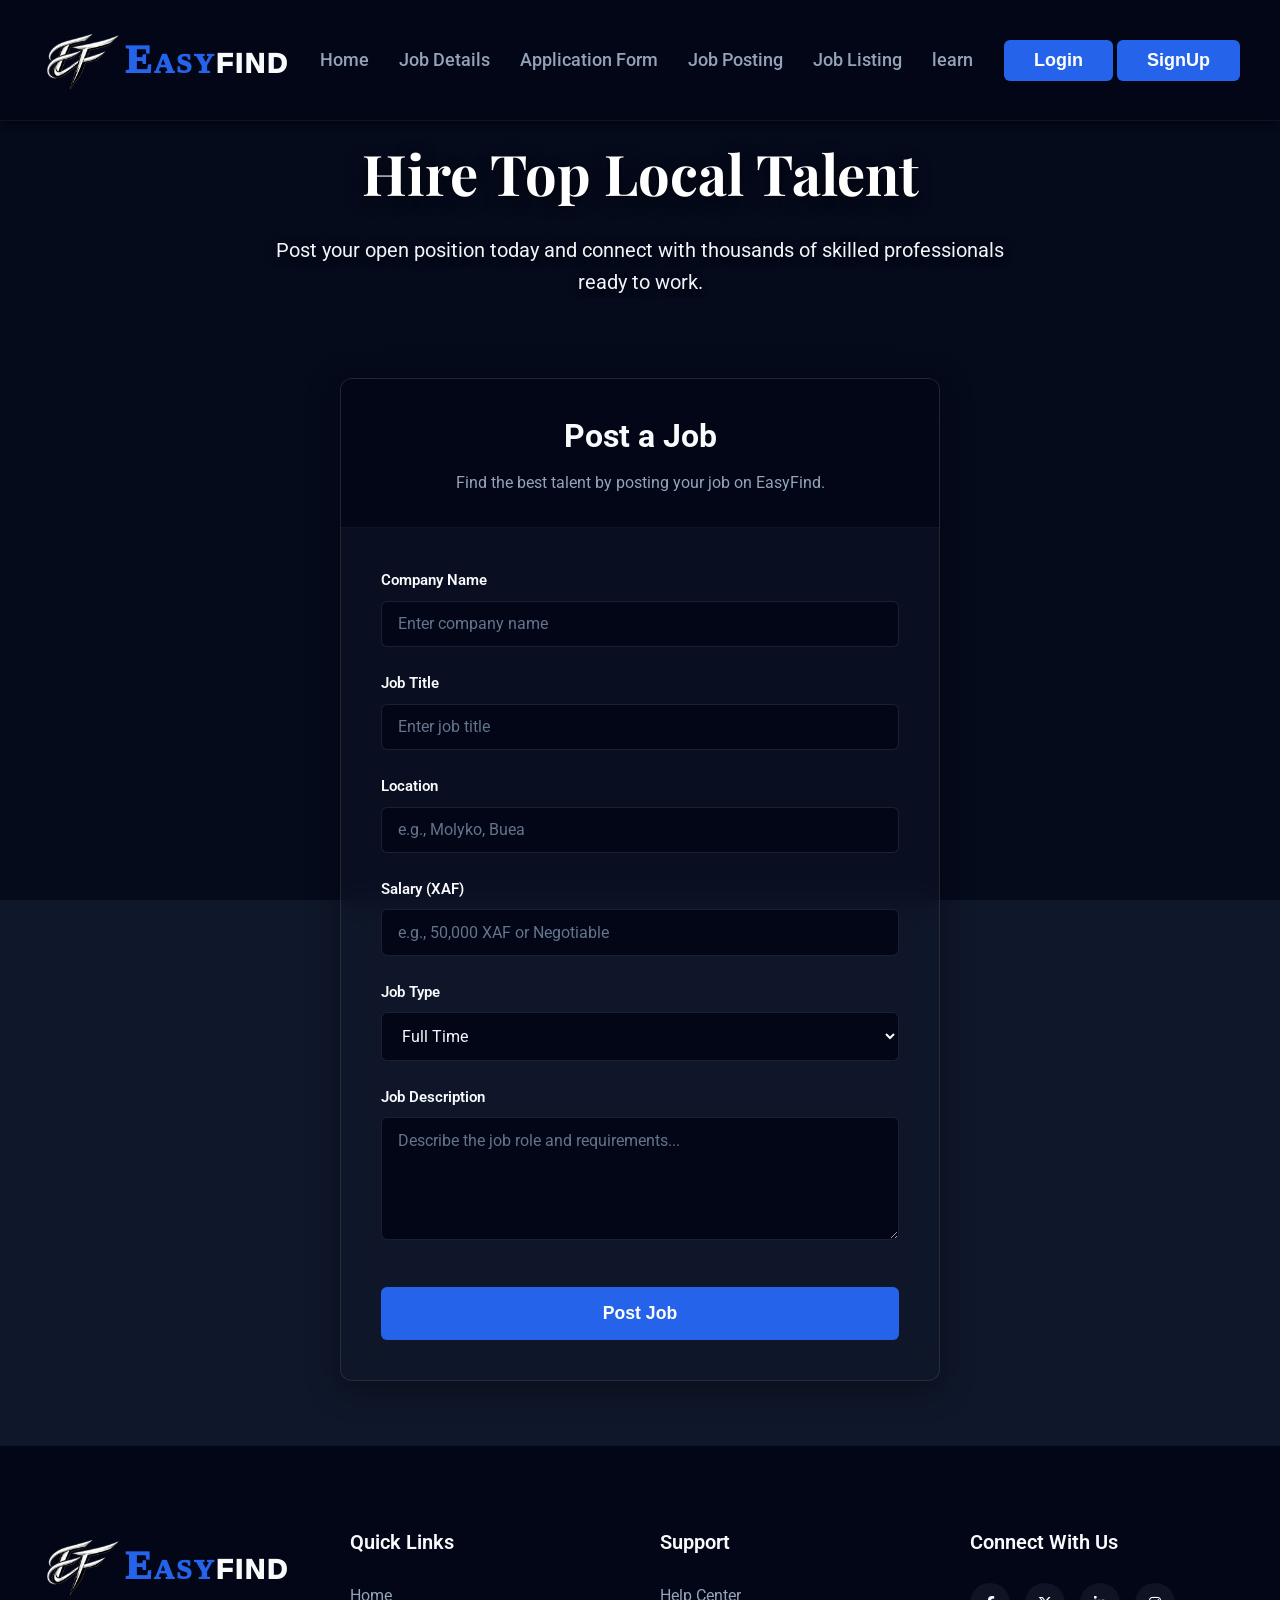
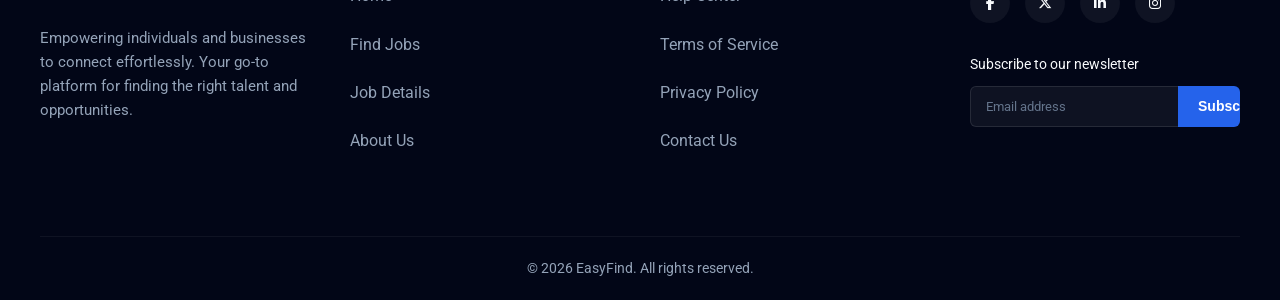
<file: jobposting.html>
<!DOCTYPE html>
<html lang="en">
<head>
    <meta charset="UTF-8">
    <meta name="viewport" content="width=device-width, initial-scale=1.0">
    <title>Job Posting | EASYFIND</title>
    <link rel="stylesheet" href="style.css">
    <link rel="stylesheet" href="jobposting.css">
    <link href="https://fonts.googleapis.com/css2?family=Playfair+Display:wght@400;600&family=Roboto:wght@400;500;700;900&display=swap" rel="stylesheet">
    <link rel="stylesheet" href="https://cdnjs.cloudflare.com/ajax/libs/font-awesome/6.5.1/css/all.min.css">
</head>
<body>
    <!-- [MODIFIED] Added the professional header and navigation from index.html -->
    <header class="header">
        <div class="logo-container">
            <img src="images/logo.png" alt="Logo" class="logo-img">
            <h1 class="logo-text"><span class="slogan">EASY</span>FIND</h1>
        </div>

        <div class="hamburger-btn">
            <span class="bar"></span>
            <span class="bar"></span>
            <span class="bar"></span>
        </div>
        <nav class="main-nav">
            <ul>
                <li><a href="index.html">Home</a></li>
                <li><a href="job-deatails.html">Job Details</a></li>
                <li><a href="#">Application Form</a></li>
                <li><a href="jobposting.html">Job Posting</a></li>
                <li><a href="joblists.html">Job Listing</a></li>
                <li><a href="#">learn</a></li>
            </ul>
        </nav>
        <div class="header-actions">
            <button class="btn btn-signup">Login</button>
            <button class="btn btn-signup">SignUp</button>
        </div>
    </header>

    <section class="jobposting-section">
        <!-- [ADDED] New cool header message/page title stacked above the form -->
        <div class="page-title-container">
            <h1 class="page-title">Hire Top Local Talent</h1>
            <p class="page-subtitle">Post your open position today and connect with thousands of skilled professionals ready to work.</p>
        </div>
        
        <!-- [MODIFIED] Form container styled with glassmorphism to hover over the fixed background -->
        <div class="jobpost-container">
            <div class="jobpost-header">
                <h2>Post a Job</h2>
                <p>Find the best talent by posting your job on EasyFind.</p>
            </div>
            <form class="jobpost-form">
                <div class="form-group">
                    <label for="company-name">Company Name</label>
                    <input type="text" id="company-name" placeholder="Enter company name">
                </div>
                
                <div class="form-group">
                    <label for="job-title">Job Title</label>
                    <input type="text" id="job-title" placeholder="Enter job title">
                </div>
                
                <div class="form-group">
                    <label for="location">Location</label>
                    <input type="text" id="location" placeholder="e.g., Molyko, Buea">
                </div>

                <div class="form-group">
                    <label for="salary">Salary (XAF)</label>
                    <input type="text" id="salary" placeholder="e.g., 50,000 XAF or Negotiable">
                </div>

                <div class="form-group">
                    <label for="job-type">Job Type</label>
                    <select id="job-type" class="form-select">
                        <option value="full-time">Full Time</option>
                        <option value="part-time">Part Time</option>
                        <option value="contract">Contract</option>
                    </select>
                </div>
                
                <div class="form-group">
                    <label for="description">Job Description</label>
                    <textarea id="description" rows="5" placeholder="Describe the job role and requirements..."></textarea>
                </div>

                <button type="button" class="btn btn-submit">Post Job</button>
            </form>
        </div>
    </section>

    <!-- [MODIFIED] Added the professional footer and newsletter section from index.html -->
    <!-- Professional Footer -->
    <footer class="footer">
        <div class="footer-container">
            <div class="footer-col">
                <div class="logo-container">
                    <img src="images/logo.png" alt="Logo" class="logo-img">
                    <h2 class="logo-text"><span class="slogan">EASY</span>FIND</h2>
                </div>
                <p class="footer-desc">Empowering individuals and businesses to connect effortlessly. Your go-to
                    platform for finding the right talent and opportunities.</p>
            </div>

            <div class="footer-col">
                <h3 class="footer-heading">Quick Links</h3>
                <ul class="footer-links">
                    <li><a href="index.html">Home</a></li>
                    <li><a href="joblists.html">Find Jobs</a></li>
                    <li><a href="job-deatails.html">Job Details</a></li>
                    <li><a href="#">About Us</a></li>
                </ul>
            </div>

            <div class="footer-col">
                <h3 class="footer-heading">Support</h3>
                <ul class="footer-links">
                    <li><a href="#">Help Center</a></li>
                    <li><a href="#">Terms of Service</a></li>
                    <li><a href="#">Privacy Policy</a></li>
                    <li><a href="#">Contact Us</a></li>
                </ul>
            </div>

            <div class="footer-col">
                <h3 class="footer-heading">Connect With Us</h3>
                <div class="social-links">
                    <a href="#" class="social-icon"><i class="fa-brands fa-facebook-f"></i></a>
                    <a href="#" class="social-icon"><i class="fa-brands fa-x-twitter"></i></a>
                    <a href="#" class="social-icon"><i class="fa-brands fa-linkedin-in"></i></a>
                    <a href="#" class="social-icon"><i class="fa-brands fa-instagram"></i></a>
                </div>

                <p class="newsletter-text">Subscribe to our newsletter</p>
                <div class="newsletter-form">
                    <input type="email" placeholder="Email address" class="newsletter-input">
                    <button class="btn btn-newsletter">Subscribe</button>
                </div>
            </div>
        </div>

        <div class="footer-bottom">
            <p>&copy; 2026 EasyFind. All rights reserved.</p>
        </div>
    </footer>

    <script src="script.js"></script>
</body>
</html>
</file>
<file: job-details.css>
@import url('https://fonts.googleapis.com/css2?family=Inter:wght@300;400;500;600;700&display=swap');

:root {
    --primary-color: #0f172a; 
    --bg-color: #020617; 
    --text-color: #94a3b8; 
    --text-heading: #f8fafc; 
    --button-color: #2563eb; 
    --button-hover: #1d4ed8; 
    --white: #ffffff;
    --page-bg: #0b1120; /* Deep sophisticated slate for page background, distinct from navbar */
}

* {
    box-sizing: border-box; /* Ensures padding/borders don't affect element width */
    margin: 0;
    padding: 0;
    overflow-x: hidden; /* Prevents horizontal scroll from any overflow issues */
}

body {
    background-color: var(--page-bg); /* Uses the new distinct page background color */
    color: var(--text-color);
    font-family: 'Inter', sans-serif;
    line-height: 1.6;
    padding-top: 100px; /* Only top padding for fixed header. Removed side/bottom padding to let footer touch edges */
}
/* HEADER */
.header {
    position: fixed; /* Keep header fixed at the top */
    top: 0;
    left: 0;
    width: 100%; /* Span full width of viewport */
    z-index: 1000; /* Ensure header stays above other content */
    display: flex;
    justify-content: space-between;
    align-items: center;
    padding: 20px 40px; /* Add side padding for a professional layout */
    background-color: var(--bg-color); /* Apply requested background color */
    box-shadow: 0 4px 6px -1px rgba(0, 0, 0, 0.5); /* Add subtle shadow for depth */
    border-bottom: 1px solid rgba(255, 255, 255, 0.05); /* Soft border */
}
.logo-container {
    display: flex;
    align-items: center;
    gap: 5px;
}

.logo-img {
    height: 80px;
}

.logo-text {
    font-family: 'Impact', 'Arial Black', sans-serif;
    font-size: 28px;
    font-weight: 1000;
    letter-spacing: 2px;
    color: var(--text-heading);
}
.logo-text::first-letter{
    font-size: 40px;
    
}
.slogan{
    color: var(--button-color);
    font-family: josophine;
}
.main-nav ul {
    list-style: none;
    display: flex;
    gap: 30px;
}

.main-nav a {
    text-decoration: none;
    color: var(--text-color);
    font-weight: 500;
    font-size: 18px;
    transition: color 0.3s;
}

.main-nav a:hover {
    color: var(--text-heading);
}

.btn {
    padding: 10px 30px;
    border: none;
    font-size: 18px;
    cursor: pointer;
    transition: all 0.3s ease;
    border-radius: 6px;
}

.btn:hover {
    background-color: var(--button-hover);
    transform: translateY(-1px);
}

.btn-signup {
    background-color: var(--button-color);
    color: var(--white);
    font-weight: 600;
}

/* Hamburger Menu Button (Hidden on Desktop) */
.hamburger-btn {
    display: none;
    flex-direction: column;
    justify-content: space-between;
    width: 30px;
    height: 21px;
    cursor: pointer;
    z-index: 1001; /* Above mobile menu */
}

.hamburger-btn .bar {
    height: 3px;
    width: 100%;
    background-color: var(--text-heading);
    border-radius: 3px;
    transition: all 0.3s ease;
}

/* Hamburger Animation classes when active */
.hamburger-btn.active .bar:nth-child(1) {
    transform: translateY(9px) rotate(45deg);
}
.hamburger-btn.active .bar:nth-child(2) {
    opacity: 0;
}
.hamburger-btn.active .bar:nth-child(3) {
    transform: translateY(-9px) rotate(-45deg);
}

/* Main Page Title */
.main-head {
    text-align: center;
    font-size: clamp(2rem, 5vw, 3rem);
    margin: 4rem 0 2rem;
    color: var(--text-heading);
    font-weight: 700;
    letter-spacing: -1px;
}

/* Decorative underline for main title */
.main-head::after {
    content: '';
    display: block;
    width: 100px;
    height: 4px;
    background: var(--button-color);
    margin: 1rem auto 0;
    border-radius: 2px;
}

section {
    width: calc(100% - 2rem);
    max-width: 1200px;
    margin: 0 auto 4rem;
    background-color: var(--primary-color);
    padding: 3rem 2rem;
    border-radius: 24px;
    box-shadow: 0 25px 50px -12px rgba(0, 0, 0, 0.5); /* Deep soft shadow for elevation */
    border: 1px solid rgba(255, 255, 255, 0.05);      /* Subtle border for glassmorphism effect */
}

/* Category Title (e.g., "TEXTILE", "COSMETICS") */
section h2 {
    color: var(--text-heading);
    font-size: 2rem;
    font-weight: 600;
    margin-bottom: 2.5rem;
    text-align: center;
    letter-spacing: 1px;
    text-transform: uppercase;
}

/* CSS Grid layout for job cards (active on tablets/desktops) */
@media (min-width: 768px) {
    section {
        display: grid;
        grid-template-columns: repeat(auto-fill, minmax(min(100%, 300px), 1fr)); /* Automatically wraps and fits columns safely */
        gap: 2rem;
    }
    /* Ensure the h2 title stretches across all grid columns */
    section h2 {
        grid-column: 1 / -1;
    }
}

/* Job Card Styling */
.vacancy, section > div {
    background-color: var(--bg-color);
    border-radius: 16px;
    padding: 2rem;
    display: flex;
    flex-direction: column; /* Allows internal elements to stretch vertically */
    border: 1px solid rgba(255, 255, 255, 0.02);
    transition: all 0.4s cubic-bezier(0.175, 0.885, 0.32, 1.275);
    position: relative;
    overflow: hidden;
    margin-bottom: 1.5rem; /* Fallback margin for mobile view where grid isn't active */
}

/* Remove bottom margin on desktop since Grid handles the gap */
@media (min-width: 768px) {
    .vacancy, section > div {
        margin-bottom: 0;
    }
}

/* Animated top border line */
.vacancy::before, section > div::before {
    content: '';
    position: absolute;
    top: 0;
    left: 0;
    width: 100%;
    height: 4px;
    background: var(--button-color);
    transform: scaleX(0); /* Hidden by default */
    transform-origin: left;
    transition: transform 0.4s ease;
}

/* Card hover effects */
.vacancy:hover, section > div:hover {
    transform: translateY(-10px); /* Lifts the card up */
    box-shadow: 0 20px 40px rgba(0, 0, 0, 0.4);
    border-color: rgba(37, 99, 235, 0.2); /* Soft blue border glow */
}

/* Trigger the top border line animation on hover */
.vacancy:hover::before, section > div:hover::before {
    transform: scaleX(1); /* Expands across the top */
}

/* Typography inside cards */
.vacancy h3, section > div h3 {
    color: var(--white);
    font-size: 1.25rem;
    margin-bottom: 1rem;
    line-height: 1.4;
}

/* Job Description */
.vacancy p, section > div p {
    font-size: 0.95rem;
    margin-bottom: 1.5rem;
    color: var(--text-color);
}

/* "Requirements" Subheading */
.vacancy > h3:nth-of-type(2), section > div > h3:nth-of-type(2) {
    font-size: 1rem;
    color: var(--text-heading);
    margin-bottom: 0.75rem;
    text-transform: uppercase;
    letter-spacing: 0.5px;
}

/* Requirements List Container */
.vacancy ul, section > div ul {
    list-style: none;
    margin-bottom: auto; /* Pushes the Location/Button below it to the absolute bottom of the card */
    padding-bottom: 2rem;
}

/* Requirements List Items */
.vacancy ul li, section > div ul li {
    position: relative;
    padding-left: 1.5rem;
    margin-bottom: 0.75rem;
    font-size: 0.9rem;
}

/* Custom bullet points for list items */
.vacancy ul li::before, section > div ul li::before {
    content: '✦';
    position: absolute;
    left: 0;
    color: var(--button-color);
    font-size: 0.8rem;
    top: 2px;
}

/* Job Meta Information (Location, Salary) */
.job-meta {
    margin-bottom: 1.5rem;
    padding-top: 1rem;
    border-top: 1px solid rgba(255, 255, 255, 0.1); /* Subtle divider line */
    display: flex;
    flex-direction: column;
    gap: 0.5rem;
}

.job-meta h4 {
    color: var(--text-heading);
    font-size: 0.95rem;
    font-weight: normal;
}

.job-meta h4 strong {
    color: var(--text-color);
    margin-right: 5px;
}

/* Professional Apply Button */
.btn-apply-now {
    display: block;
    background-color: var(--button-color);
    color: var(--white);
    border: none;
    border-radius: 8px;
    padding: 1rem 1.5rem;
    width: 100%;
    text-decoration: none;
    font-weight: 600;
    font-size: 1rem;
    text-align: center;
    transition: all 0.3s ease;
    cursor: pointer;
    box-shadow: 0 4px 6px rgba(37, 99, 235, 0.2);
    margin-top: auto; /* Pushes button to the very bottom */
}

.btn-apply-now:hover {
    background-color: var(--button-hover);
    transform: translateY(-2px); 
    box-shadow: 0 6px 12px rgba(37, 99, 235, 0.4);
}
/* --- PROFESSIONAL FOOTER SECTION --- */
/* The footer uses margin-top: auto to stay at the bottom of the page */
.footer {
    background-color: var(--bg-color); /* Distinct very dark background for footer to separate it from the body */
    color: var(--text-color);
    padding: 80px 40px 20px;
    border-top: 1px solid rgba(255, 255, 255, 0.05);
    margin-top: auto; /* Pushes the footer down to the bottom */
}

.footer-container {
    max-width: 1400px;
    margin: 0 auto;
    display: flex;
    justify-content: space-between;
    gap: 40px;
    flex-wrap: wrap;
    margin-bottom: 60px;
}

.footer-col {
    flex: 1;
    min-width: 250px;
}

.footer-col .logo-container {
    margin-bottom: 20px;
}

.footer-desc {
    font-size: 15px;
    line-height: 1.6;
    margin-bottom: 20px;
    max-width: 300px;
}

.footer-heading {
    color: var(--text-heading);
    font-size: 20px;
    margin-bottom: 25px;
    font-weight: 600;
}

.footer-links {
    list-style: none;
}

.footer-links li {
    margin-bottom: 15px;
}

.footer-links a {
    color: var(--text-color);
    text-decoration: none;
    transition: color 0.3s ease, transform 0.3s ease;
    display: inline-block;
}

.footer-links a:hover {
    color: var(--button-color);
    transform: translateX(5px);
}

.social-links {
    display: flex;
    gap: 15px;
    margin-bottom: 30px;
}

.social-icon {
    display: flex;
    align-items: center;
    justify-content: center;
    width: 40px;
    height: 40px;
    background-color: rgba(255, 255, 255, 0.05);
    border-radius: 50%;
    color: var(--text-heading);
    text-decoration: none;
    font-weight: bold;
    font-size: 14px;
    transition: all 0.3s ease;
}

.social-icon:hover {
    background-color: var(--button-color);
    color: var(--white);
    transform: translateY(-3px);
}

.newsletter-text {
    font-size: 14px;
    margin-bottom: 10px;
    color: var(--text-heading);
}

.newsletter-form {
    display: flex;
}

.newsletter-input {
    flex: 1;
    padding: 12px 15px;
    background-color: rgba(255, 255, 255, 0.05);
    border: 1px solid rgba(255, 255, 255, 0.1);
    border-right: none;
    border-radius: 6px 0 0 6px;
    color: var(--text-heading);
    font-family: 'Roboto', sans-serif;
    outline: none;
}

.newsletter-input::placeholder {
    color: #64748b;
}

.btn-newsletter {
    background-color: var(--button-color);
    color: var(--white);
    padding: 12px 20px;
    border-radius: 0 6px 6px 0;
    font-weight: 600;
    font-size: 14px;
}

.footer-bottom {
    max-width: 1400px;
    margin: 0 auto;
    text-align: center;
    padding-top: 20px;
    border-top: 1px solid rgba(255, 255, 255, 0.05);
    font-size: 14px;
}

/* --- RESPONSIVE MEDIA QUERIES --- */
@media (max-width: 1024px) {
    .header {
        padding: 15px 20px;
    }
    
    .hamburger-btn {
        display: flex;
    }
    
    .header-actions {
        display: none;
    }
    
    .main-nav {
        position: fixed;
        top: 0;
        right: -100%;
        width: 70%;
        max-width: 300px;
        height: 100vh;
        background-color: var(--primary-color);
        padding-top: 80px;
        transition: right 0.4s ease;
        box-shadow: -5px 0 15px rgba(0,0,0,0.5);
        z-index: 1000;
    }
    
    .main-nav.nav-active {
        right: 0;
    }
    
    .main-nav ul {
        flex-direction: column;
        align-items: center;
        gap: 30px;
        margin: 0;
    }
}

@media (max-width: 768px) {
    
    .footer-container {
        flex-direction: column;
        gap: 30px;
    }
}

@media (max-width: 480px) {
    .main-head {
        font-size: 2rem;
    }
    section h2 {
        font-size: 1.5rem;
    }
    section {
        padding: 2rem 1rem;
        margin: 0 1rem 3rem;
    }
    .vacancy, section > div {
        padding: 1.5rem;
    }
}
</file>
<file: style.css>
/* CSS Variables for a professional and modern dark theme */
:root {
    --primary-color: #0f172a; /* Elegant deep slate for alternating sections */
    --bg-color: #020617; /* Very dark modern background */
    --bg-color2: rgba(255, 255, 255, 0.05); /* Semi-transparent version of the background color */
    --text-color: #94a3b8; /* Muted professional light text */
    --text-heading: #f8fafc; /* Crisp white for headings and emphasis */
    --button-color: #2563eb; /* Trustworthy professional blue */
    --button-hover: #1d4ed8; /* Darker blue for hover states */
    --white: #ffffff;
}

/* Global reset to remove default margins/padding and ensure consistent box sizing */
* {
    box-sizing: border-box;
    margin: 0;
    padding: 0;
    overflow-x: hidden; /* Prevents horizontal scroll from any overflow issues */
}

/* Default body styling and typography */
body {
    font-family: 'Roboto', sans-serif;
    color: var(--text-color);
    background-color: var(--primary-color);
    line-height: 1.6;
}

/* TOP SECTION */
.top-section {
    background-color: var(--primary-color);
    padding: 0 40px;
    max-width: 1400px;
    margin: 0 auto;
    border-bottom: 1px solid rgba(255, 255, 255, 0.05);
}

/* HEADER */
.header {
    position: fixed; /* Keep header fixed at the top */
    top: 0;
    left: 0;
    width: 100%; /* Span full width of viewport */
    z-index: 1000; /* Ensure header stays above other content */
    display: flex;
    justify-content: space-between;
    align-items: center;
    padding: 20px 40px; /* Add side padding for a professional layout */
    background-color: var(--bg-color); /* Apply requested background color */
    box-shadow: 0 4px 6px -1px rgba(0, 0, 0, 0.5); /* Add subtle shadow for depth */
    border-bottom: 1px solid rgba(255, 255, 255, 0.05); /* Soft border */
}

.logo-container {
    display: flex;
    align-items: center;
    gap: 5px;
}

.logo-img {
    height: 80px;
    
    
}

.logo-text {
    font-family: 'Impact', 'Arial Black', sans-serif;
    font-size: 28px;
    font-weight: 1000;
    letter-spacing: 2px;
    color: var(--text-heading);
}
.logo-text::first-letter{
    font-size: 40px;
    
}
.slogan{
    color: var(--button-color);
    font-family: josophine;
}
.main-nav ul {
    list-style: none;
    display: flex;
    gap: 30px;
}

.main-nav a {
    text-decoration: none;
    color: var(--text-color);
    font-weight: 500;
    font-size: 18px;
    transition: color 0.3s;
}

.main-nav a:hover {
    color: var(--text-heading);
}

.btn {
    padding: 10px 30px;
    border: none;
    font-size: 18px;
    cursor: pointer;
    transition: all 0.3s ease;
    border-radius: 6px;
}

.btn:hover {
    background-color: var(--button-hover);
    transform: translateY(-1px);
}

.btn-signup {
    background-color: var(--button-color);
    color: var(--white);
    font-weight: 600;
}

/* Hamburger Menu Button (Hidden on Desktop) */
.hamburger-btn {
    display: none;
    flex-direction: column;
    justify-content: space-between;
    width: 30px;
    height: 21px;
    cursor: pointer;
    z-index: 1001; /* Above mobile menu */
}

.hamburger-btn .bar {
    height: 3px;
    width: 100%;
    background-color: var(--text-heading);
    border-radius: 3px;
    transition: all 0.3s ease;
}

/* Hamburger Animation classes when active */
.hamburger-btn.active .bar:nth-child(1) {
    transform: translateY(9px) rotate(45deg);
}
.hamburger-btn.active .bar:nth-child(2) {
    opacity: 0;
}
.hamburger-btn.active .bar:nth-child(3) {
    transform: translateY(-9px) rotate(-45deg);
}

/* HERO SECTION */
.hero-section {
    display: flex;
    align-items: center;
    justify-content: center;
    padding: 180px 40px 120px; /* Increased padding */
    position: relative;
    text-align: center;
    overflow: hidden;
    min-height: 100vh; /* Ensure it fills the window screen */
}

.hero-bg-placeholder {
    background-image: url('https://images.unsplash.com/photo-1497215728101-856f4ea42174?auto=format&fit=crop&w=1920&q=80');
    background-color: var(--primary-color);
    background-size: cover;
    background-position: center;
}

.hero-overlay {
    position: absolute;
    top: 0;
    left: 0;
    width: 100%;
    height: 100%;
    background: rgba(2, 6, 23, 0.75); /* Dark overlay for better text readability */
    z-index: 1;
}

.hero-content {
    position: relative;
    z-index: 2;
    max-width: 800px;
    width: 100%;
}

.hero-title {
    font-size: 56px;
    color: var(--text-heading);
    line-height: 1.2;
    margin-bottom: 30px;
    font-weight: 700;
}

.hero-form {
    display: flex;
    margin-bottom: 20px;
    max-width: 650px;
    margin-left: auto;
    margin-right: auto;
    box-shadow: 0 10px 25px rgba(0,0,0,0.5);
    border-radius: 8px;
}

.hero-input {
    flex: 1;
    padding: 18px 25px;
    border: none;
    background-color: var(--white);
    color: var(--primary-color);
    font-size: 16px;
    outline: none;
    font-family: 'Roboto', sans-serif;
    border-radius: 8px 0 0 8px;
}

.hero-input::placeholder {
    color: #64748b;
}

.btn-start {
    background-color: var(--button-color);
    color: var(--white);
    padding: 18px 40px;
    border: none;
    font-family: 'Roboto', sans-serif;
    border-radius: 0 8px 8px 0;
    font-weight: 600;
    cursor: pointer;
    font-size: 16px;
    transition: background-color 0.3s;
}

.btn-start:hover {
    background-color: var(--button-hover);
}

.hero-disclaimer {
    font-size: 15px;
    color: #cbd5e1;
    font-weight: 500;
}

/* BUSINESS SECTION */
.business-section {
    background-color: var(--bg-color); /* Use the semi-transparent background for a subtle contrast */
    color: var(--text-color);
    padding: 1rem ;
}

.business-intro {
    margin-bottom: 40px;
    max-width: 1400px;
    margin-left: auto;
    margin-right: auto;
}

.business-title {
    font-size: 38px;
    font-weight: 600;
    margin-bottom: 10px;
    color: var(--text-heading);
}

.business-subtitle {
    font-size: 16px;
    margin-bottom: 20px;
    font-weight: 400;
}

.explore-link {
    font-size: 14px;
    font-weight: 600;
}

/* CARDS */
.cards-container {
    display: flex;
    justify-content: space-between;
    gap: 20px;
    max-width: 1400px;
    margin: 0 auto 60px auto;
}

.card {
    flex: 1;
    text-align: center;
}

.card img {
    width: 100%;
    aspect-ratio: 2.5 / 4;
    object-fit: cover;
    margin-bottom: 15px;
}

.card p {
    font-family: 'Playfair Display', serif;
    font-size: 20px;
    color: var(--white);
}

/* LOGIN FOOTER */
.login-footer {
    text-align: center;
    margin-top: 50px;
}

.login-link {
    color: var(--white);
    text-decoration: none;
    font-size: 18px;
    letter-spacing: 2px;
}

/* --- PROFESSIONAL FOOTER SECTION --- */
/* The footer uses margin-top: auto to stay at the bottom of the page */
.footer {
    background-color: var(--bg-color); /* Distinct very dark background for footer to separate it from the body */
    color: var(--text-color);
    padding: 80px 40px 20px;
    border-top: 1px solid rgba(255, 255, 255, 0.05);
    margin-top: auto; /* Pushes the footer down to the bottom */
}

.footer-container {
    max-width: 1400px;
    margin: 0 auto;
    display: flex;
    justify-content: space-between;
    gap: 40px;
    flex-wrap: wrap;
    margin-bottom: 60px;
}

.footer-col {
    flex: 1;
    min-width: 250px;
}

.footer-col .logo-container {
    margin-bottom: 20px;
}

.footer-desc {
    font-size: 15px;
    line-height: 1.6;
    margin-bottom: 20px;
    max-width: 300px;
}

.footer-heading {
    color: var(--text-heading);
    font-size: 20px;
    margin-bottom: 25px;
    font-weight: 600;
}

.footer-links {
    list-style: none;
}

.footer-links li {
    margin-bottom: 15px;
}

.footer-links a {
    color: var(--text-color);
    text-decoration: none;
    transition: color 0.3s ease, transform 0.3s ease;
    display: inline-block;
}

.footer-links a:hover {
    color: var(--button-color);
    transform: translateX(5px);
}

.social-links {
    display: flex;
    gap: 15px;
    margin-bottom: 30px;
}

.social-icon {
    display: flex;
    align-items: center;
    justify-content: center;
    width: 40px;
    height: 40px;
    background-color: rgba(255, 255, 255, 0.05);
    border-radius: 50%;
    color: var(--text-heading);
    text-decoration: none;
    font-weight: bold;
    font-size: 14px;
    transition: all 0.3s ease;
}

.social-icon:hover {
    background-color: var(--button-color);
    color: var(--white);
    transform: translateY(-3px);
}

.newsletter-text {
    font-size: 14px;
    margin-bottom: 10px;
    color: var(--text-heading);
}

.newsletter-form {
    display: flex;
}

.newsletter-input {
    flex: 1;
    padding: 12px 15px;
    background-color: rgba(255, 255, 255, 0.05);
    border: 1px solid rgba(255, 255, 255, 0.1);
    border-right: none;
    border-radius: 6px 0 0 6px;
    color: var(--text-heading);
    font-family: 'Roboto', sans-serif;
    outline: none;
}

.newsletter-input::placeholder {
    color: #64748b;
}

.btn-newsletter {
    background-color: var(--button-color);
    color: var(--white);
    padding: 12px 20px;
    border-radius: 0 6px 6px 0;
    font-weight: 600;
    font-size: 14px;
}

.footer-bottom {
    max-width: 1400px;
    margin: 0 auto;
    text-align: center;
    padding-top: 20px;
    border-top: 1px solid rgba(255, 255, 255, 0.05);
    font-size: 14px;
}

/* --- NEW SECTIONS STYLING --- */

.section-header {
    text-align: center;
    margin-bottom: 50px;
}

.section-title {
    font-size: 36px;
    font-weight: 700;
    color: var(--text-heading);
    margin-bottom: 15px;
}

.section-subtitle {
    font-size: 18px;
    color: var(--text-color);
}

/* How It Works Section */
.how-it-works-section {
    background-color: var(--primary-color);
    padding: 80px 20px;
    max-width: 1400px;
    margin: 0 auto;
}

.steps-container {
    display: flex;
    justify-content: center;
    gap: 40px;
    flex-wrap: wrap;
}

.step-card {
    background-color: var(--bg-color);
    padding: 40px 30px;
    border-radius: 12px;
    text-align: center;
    flex: 1;
    min-width: 250px;
    max-width: 350px;
    box-shadow: 0 4px 15px rgba(0, 0, 0, 0.2);
    transition: transform 0.3s ease;
}

.step-card:hover {
    transform: translateY(-5px);
}

.step-icon {
    width: 60px;
    height: 60px;
    background-color: var(--button-color);
    color: var(--white);
    border-radius: 50%;
    display: flex;
    align-items: center;
    justify-content: center;
    font-size: 24px;
    font-weight: bold;
    margin: 0 auto 20px;
}

.step-card h3 {
    color: var(--text-heading);
    font-size: 22px;
    margin-bottom: 15px;
}

/* Featured Jobs Section */
.featured-jobs-section {
    background-color: var(--bg-color2);
    padding: 80px 20px;
}

.jobs-grid {
    display: grid;
    /* [MODIFIED] Updated minmax to min(100%, 300px) to prevent horizontal scrolling on screens smaller than 320px */
    grid-template-columns: repeat(auto-fit, minmax(min(100%, 300px), 1fr));
    gap: 30px;
    max-width: 1400px;
    margin: 0 auto 40px;
}

.job-card {
    background-color: var(--primary-color);
    border: 1px solid rgba(255, 255, 255, 0.05);
    border-radius: 12px;
    padding: 30px;
    transition: all 0.3s ease;
}

.job-card:hover {
    border-color: var(--button-color);
    box-shadow: 0 8px 25px rgba(0, 0, 0, 0.3);
}

.job-card-header {
    display: flex;
    align-items: center;
    gap: 15px;
    margin-bottom: 20px;
}

.company-logo {
    width: 50px;
    height: 50px;
    border-radius: 8px;
    background-color: var(--white); /* Fallback */
}

.job-title {
    color: var(--text-heading);
    font-size: 20px;
    font-weight: 600;
    margin-bottom: 5px;
}

.job-company {
    font-size: 14px;
    color: var(--button-color);
}

.job-tags {
    display: flex;
    gap: 10px;
    margin-bottom: 20px;
}

.job-tag {
    background-color: rgba(255, 255, 255, 0.05);
    padding: 5px 12px;
    border-radius: 20px;
    font-size: 12px;
    color: var(--text-heading);
}

.job-location {
    font-size: 14px;
    margin-bottom: 25px;
    color: var(--text-color);
}

.btn-apply {
    display: inline-block;
    background-color: transparent;
    color: var(--button-color);
    border: 1px solid var(--button-color);
    text-align: center;
    width: 100%;
    padding: 12px;
    border-radius: 6px;
    text-decoration: none;
    font-weight: 600;
    transition: all 0.3s;
}

.btn-apply:hover {
    background-color: var(--button-color);
    color: var(--white);
}

.btn-view-all {
    background-color: var(--primary-color);
    color: var(--text-heading);
    border: 1px solid rgba(255, 255, 255, 0.2);
    padding: 12px 30px;
}

.text-center {
    text-align: center;
}

/* CTA Section */
.cta-section {
    background-color: var(--primary-color);
    padding: 80px 20px;
    text-align: center;
}

.cta-content {
    max-width: 800px;
    margin: 0 auto;
}

.cta-content h2 {
    color: var(--white);
    font-size: 36px;
    margin-bottom: 20px;
}

.cta-content p {
    color: rgba(255, 255, 255, 0.9);
    font-size: 18px;
    margin-bottom: 30px;
}

.cta-buttons {
    display: flex;
    justify-content: center;
    gap: 20px;
    flex-wrap: wrap;
}

.cta-buttons .btn-signup {
    background-color: var(--white);
    color: var(--button-color);
}

.btn-secondary {
    background-color: transparent;
    border: 2px solid var(--white);
    color: var(--white);
}

.btn-secondary:hover {
    background-color: rgba(255, 255, 255, 0.1);
}

/* Common Image Styling for Placeholders */
.placeholder-img {
    object-fit: cover;
    background-color: #334155; /* Fallback color for missing images */
}

.category-img {
    border-radius: 8px;
    transition: transform 0.3s ease;
}

.card:hover .category-img {
    transform: scale(1.05);
}

/* --- RESPONSIVE MEDIA QUERIES --- */
@media (max-width: 1024px) {
    .hero-title {
        font-size: 44px;
    }
    
    .header {
        padding: 15px 20px;
    }
    
    .hamburger-btn {
        display: flex;
    }
    
    .header-actions {
        display: none; /* Hide header actions on mobile to save space */
    }
    
    .main-nav {
        position: fixed;
        top: 0;
        right: -100%; /* Hidden off-screen by default */
        width: 70%;
        max-width: 300px;
        height: 100vh;
        background-color: var(--primary-color);
        padding-top: 80px;
        transition: right 0.4s ease;
        box-shadow: -5px 0 15px rgba(0,0,0,0.5);
        z-index: 1000;
    }
    
    .main-nav.nav-active {
        right: 0; /* Slide in */
    }
    
    .main-nav ul {
        flex-direction: column;
        align-items: center;
        gap: 30px;
        margin: 0;
    }
}

@media (max-width: 768px) {
    
    .hero-section {
        padding: 160px 20px 80px; /* Adjust padding for fixed header */
    }
    
    .hero-title {
        font-size: 36px;
    }
    
    .hero-form {
        flex-direction: column;
        box-shadow: none;
    }
    
    .hero-input {
        border-radius: 8px;
        margin-bottom: 10px;
    }
    
    .btn-start {
        border-radius: 8px;
        width: 100%;
    }
    
    .cards-container {
        flex-wrap: wrap;
    }
    
    .card {
        min-width: 45%;
    }
    
    .footer-container {
        flex-direction: column;
        gap: 30px;
    }
}

@media (max-width: 480px) {
    .hero-title {
        font-size: 28px;
    }
    
    .card {
        min-width: 100%;
    }
    
    .section-title {
        font-size: 28px;
    }
    
    /* [MODIFIED] Reduced section padding on mobile to maximize screen space */
    .how-it-works-section,
    .featured-jobs-section,
    .cta-section {
        padding: 40px 15px;
    }
    
    .footer {
        padding: 40px 20px 20px;
    }
}
</file>
<file: joblists.css>
/* Job Listing Page Specific Styles */
* {
    margin: 0;
    padding: 0; 
    box-sizing: border-box; /* Ensures padding and borders are included in element's total width and height */
    overflow-x: hidden; /* Prevents horizontal scroll from any overflow issues */
}
/* 
  Bringing the color palette from the index page here as requested.
  This allows us to maintain the same variables natively in this file 
  for the specific elements customized below. 
*/
:root {
    --primary-color: #0f172a; 
    --bg-color: #020617; 
    --text-color: #94a3b8; 
    --text-heading: #f8fafc; 
    --button-color: #2563eb; 
    --button-hover: #1d4ed8; 
    --white: #ffffff;
    /* Added a reusable variable for borders to replace the manual rgba inputs */
    --border-color: rgba(255, 255, 255, 0.1);
}

/* 
  Makes the joblists body color slightly different from the navbar. 
  Navbar uses var(--bg-color), so here we use var(--primary-color) 
*/
.joblists-page-bg {
    background-color: var(--primary-color);
    padding-top: 170px;
    padding-bottom: 60px;
}

/* Extracted from manual inline styles: Container for each category title */
.category-container {
    max-width: 1400px;
    margin: 40px auto 0;
    padding: 0 20px; /* added horizontal padding so it doesn't touch screen edges */
}

/* Removes top margin for the very first category so it aligns properly under the header */
.category-container:first-of-type {
    margin-top: 0;
}

/* Extracted from manual inline styles: Styling the category heading */
.category-heading {
    color: var(--text-heading);
    font-size: 24px;
    margin-bottom: 20px;
    border-bottom: 1px solid var(--border-color); /* Uses the new palette variable */
    padding-bottom: 10px;
}

/* Extracted from manual inline styles: Standardizing job image display */
.job-img {
    width: 100%;
    height: 200px;
    object-fit: cover;
    border-radius: 8px;
    margin-bottom: 15px;
}

/* Extracted from manual inline styles: Standardizing job description text */
.job-desc {
    color: var(--text-color);
    font-size: 14px;
    margin-bottom: 15px;
}

/* Make sure job-cards stand out slightly against the --primary-color background */
.job-card {
    background-color: var(--bg-color); /* Ensure contrast */
}

/* Mobile Responsiveness for Job Lists */
@media (max-width: 768px) {
    .joblists-page-bg {
        padding-top: 120px;
        padding-bottom: 40px;
    }
}

@media (max-width: 480px) {
    .joblists-page-bg {
        padding-top: 100px;
    }
    
    .category-container {
        padding: 0 10px;
        margin-top: 30px;
    }
    
    .category-heading {
        font-size: 20px;
    }
}
</file>
<file: jobposting.css>
* {
    margin: 0;
    padding: 0; 
    box-sizing: border-box; /* Ensures padding and borders are included in element's total width and height */
    overflow-x: hidden; /* Prevents horizontal scroll from any overflow issues */
}
/* Job Posting Page Specific Styles */
.jobposting-section {
    padding: 6rem 2rem 4rem;
    /* [MODIFIED] Professional background image matching the hero section */
    background: linear-gradient(rgba(2, 6, 23, 0.75), rgba(2, 6, 23, 0.75)), url('https://images.unsplash.com/photo-1497215728101-856f4ea42174?auto=format&fit=crop&w=1920&q=80');
    background-size: cover;
    background-position: center;
    /* [MODIFIED] background-attachment: fixed makes the form scroll ON TOP of the image */
    background-attachment: fixed;
    min-height: calc(100vh - 80px);
    display: flex;
    flex-direction: column; /* Stacks the title and form vertically */
    justify-content: center;
    align-items: center;
}

/* Page Title Message Styling */
.page-title-container {
    text-align: center;
    margin-top: 2rem;
    margin-bottom: 3rem;
    color: var(--white);
    max-width: 750px;
}

.page-title {
    font-size: 3.5rem;
    font-family: 'Playfair Display', serif;
    font-weight: 700;
    margin-bottom: 1rem;
    text-shadow: 0 4px 15px rgba(0, 0, 0, 0.7);
}

.page-subtitle {
    font-size: 1.25rem;
    color: #f1f5f9;
    text-shadow: 0 2px 10px rgba(0, 0, 0, 0.6);
    line-height: 1.6;
}

.jobpost-container {
    /* [MODIFIED] Professional glassmorphism effect using blur and semi-transparent colors */
    background: rgba(15, 23, 42, 0.4); /* Dark semi-transparent */
    backdrop-filter: blur(16px);
    -webkit-backdrop-filter: blur(16px);
    border: 1px solid rgba(255, 255, 255, 0.1);
    box-shadow: 0 8px 32px 0 rgba(0, 0, 0, 0.4);
    width: 100%;
    max-width: 600px;
    border-radius: 12px;
    overflow: hidden;
    margin-top: 2rem;
}

.jobpost-header {
    /* [MODIFIED] Darker transparent background using rgba equivalent of --bg-color (#020617) */
    background: rgba(2, 6, 23, 0.9);
    color: var(--text-heading);
    padding: 2rem;
    text-align: center;
    border-bottom: 1px solid rgba(255, 255, 255, 0.05);
}

.jobpost-header h2 {
    font-size: 2rem;
    font-family: var(--font-heading);
    margin-bottom: 0.5rem;
}

.jobpost-header p {
    font-size: 1rem;
    color: var(--text-color);
}

.jobpost-form {
    padding: 2.5rem;
}

.form-group {
    margin-bottom: 1.5rem;
}

.form-group label {
    display: block;
    margin-bottom: 0.5rem;
    font-weight: 600;
    color: var(--text-heading);
    font-size: 0.95rem;
}

.form-group input,
.form-group textarea,
.form-group select {
    width: 100%;
    padding: 0.8rem 1rem;
    border: 1px solid rgba(255, 255, 255, 0.1);
    border-radius: 6px;
    font-size: 1rem;
    font-family: var(--font-body);
    transition: all 0.3s ease;
    background-color: var(--bg-color);
    color: var(--text-heading);
}

.form-group input::placeholder,
.form-group textarea::placeholder {
    color: #64748b;
}

.form-group input:focus,
.form-group textarea:focus,
.form-group select:focus {
    outline: none;
    border-color: var(--button-color);
    background-color: var(--bg-color);
    box-shadow: 0 0 0 3px rgba(37, 99, 235, 0.2);
}

.form-group textarea {
    resize: vertical;
}

.btn-submit {
    width: 100%;
    padding: 1rem;
    font-size: 1.1rem;
    /* [MODIFIED] Updated to use the valid --button-color variable so the button is visible */
    background-color: var(--button-color);
    color: var(--white);
    border: none;
    border-radius: 6px;
    cursor: pointer;
    font-weight: bold;
    transition: background-color 0.3s ease, transform 0.2s ease;
    margin-top: 1rem;
}

.btn-submit:hover {
    background-color: var(--button-hover);
    transform: translateY(-2px);
}

/* Mobile Responsiveness */
@media (max-width: 768px) {
    .jobpost-form {
        padding: 1.5rem;
    }
    
    .jobposting-section {
        padding: 5rem 1rem 3rem;
    }

    /* [MODIFIED] Scaled down massive page titles for tablet and mobile */
    .page-title {
        font-size: 2.2rem;
    }

    .page-subtitle {
        font-size: 1.1rem;
    }
}

/* [MODIFIED] Further reduced padding on very small phones so form inputs have room */
@media (max-width: 480px) {
    .jobpost-form {
        padding: 1.25rem 1rem;
    }
    
    .jobpost-header {
        padding: 1.5rem 1rem;
    }
    
    .jobpost-header h2 {
        font-size: 1.5rem;
    }
}
</file>
